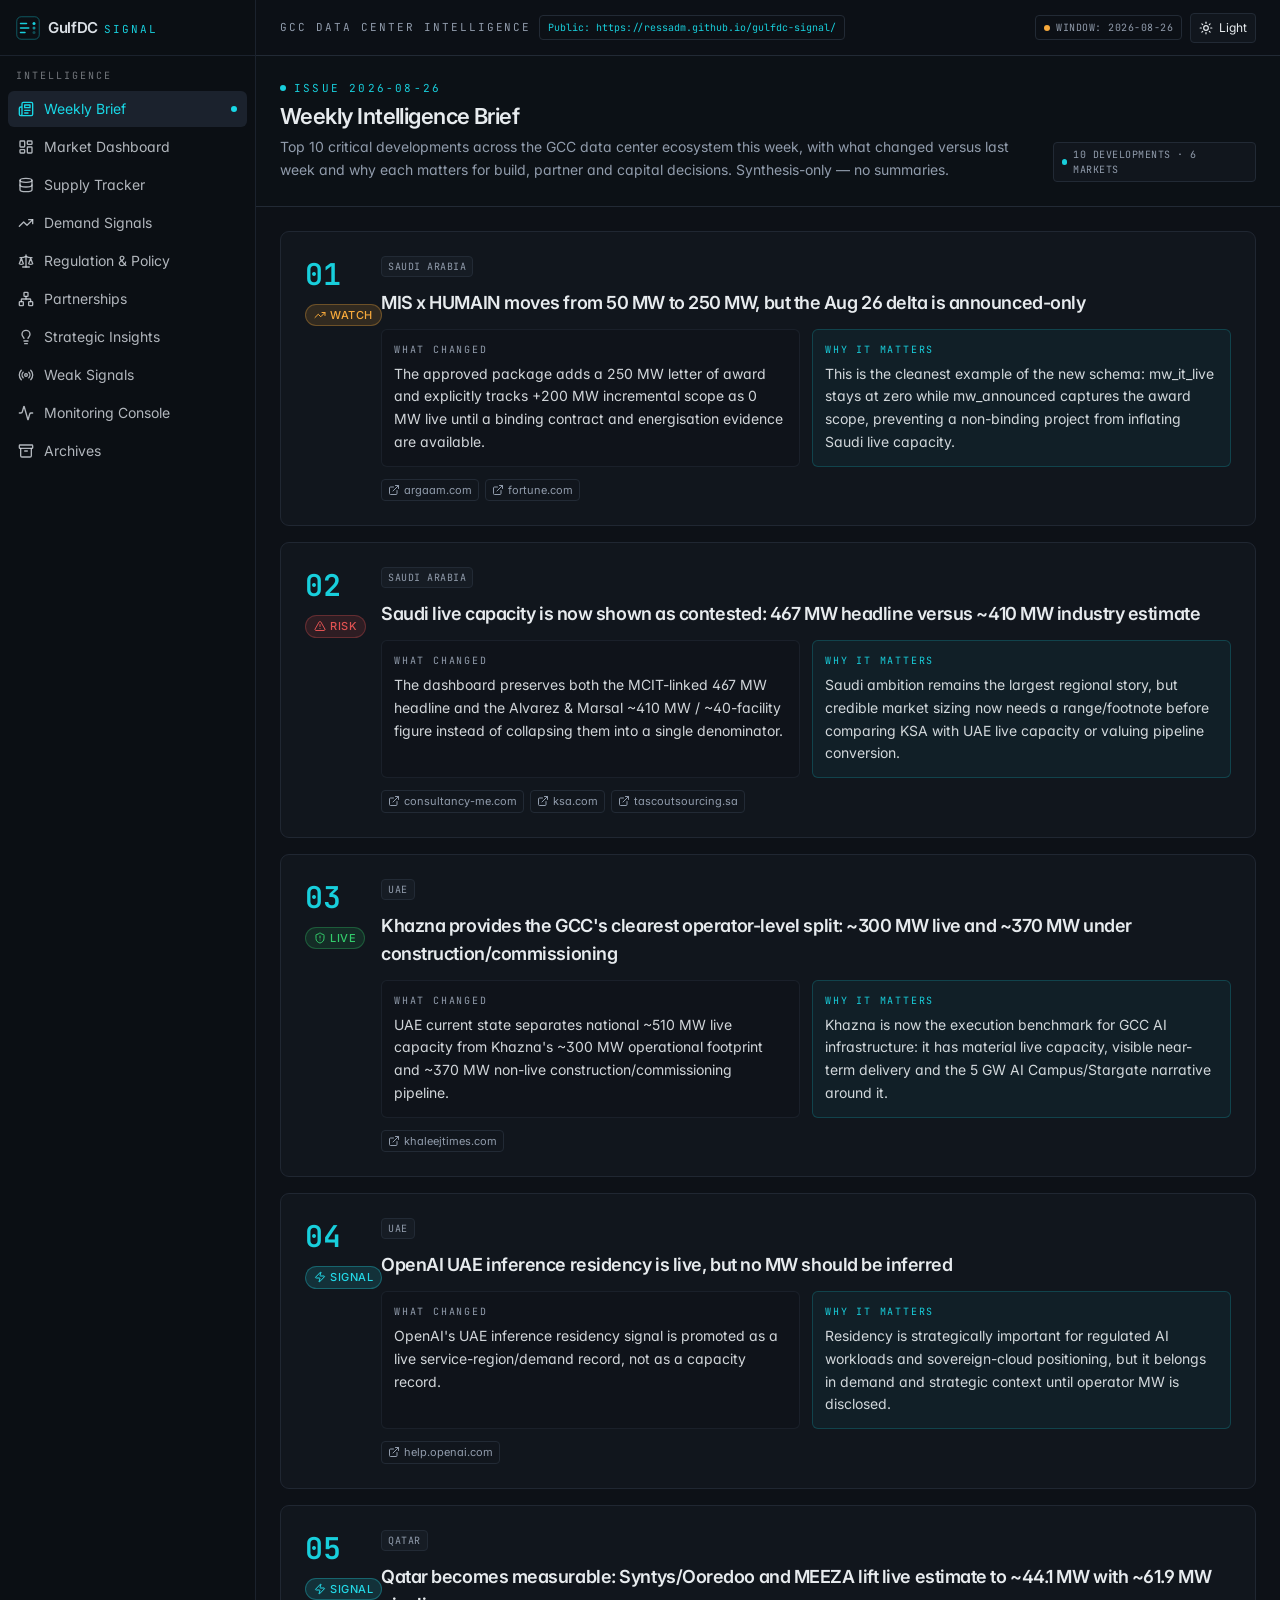
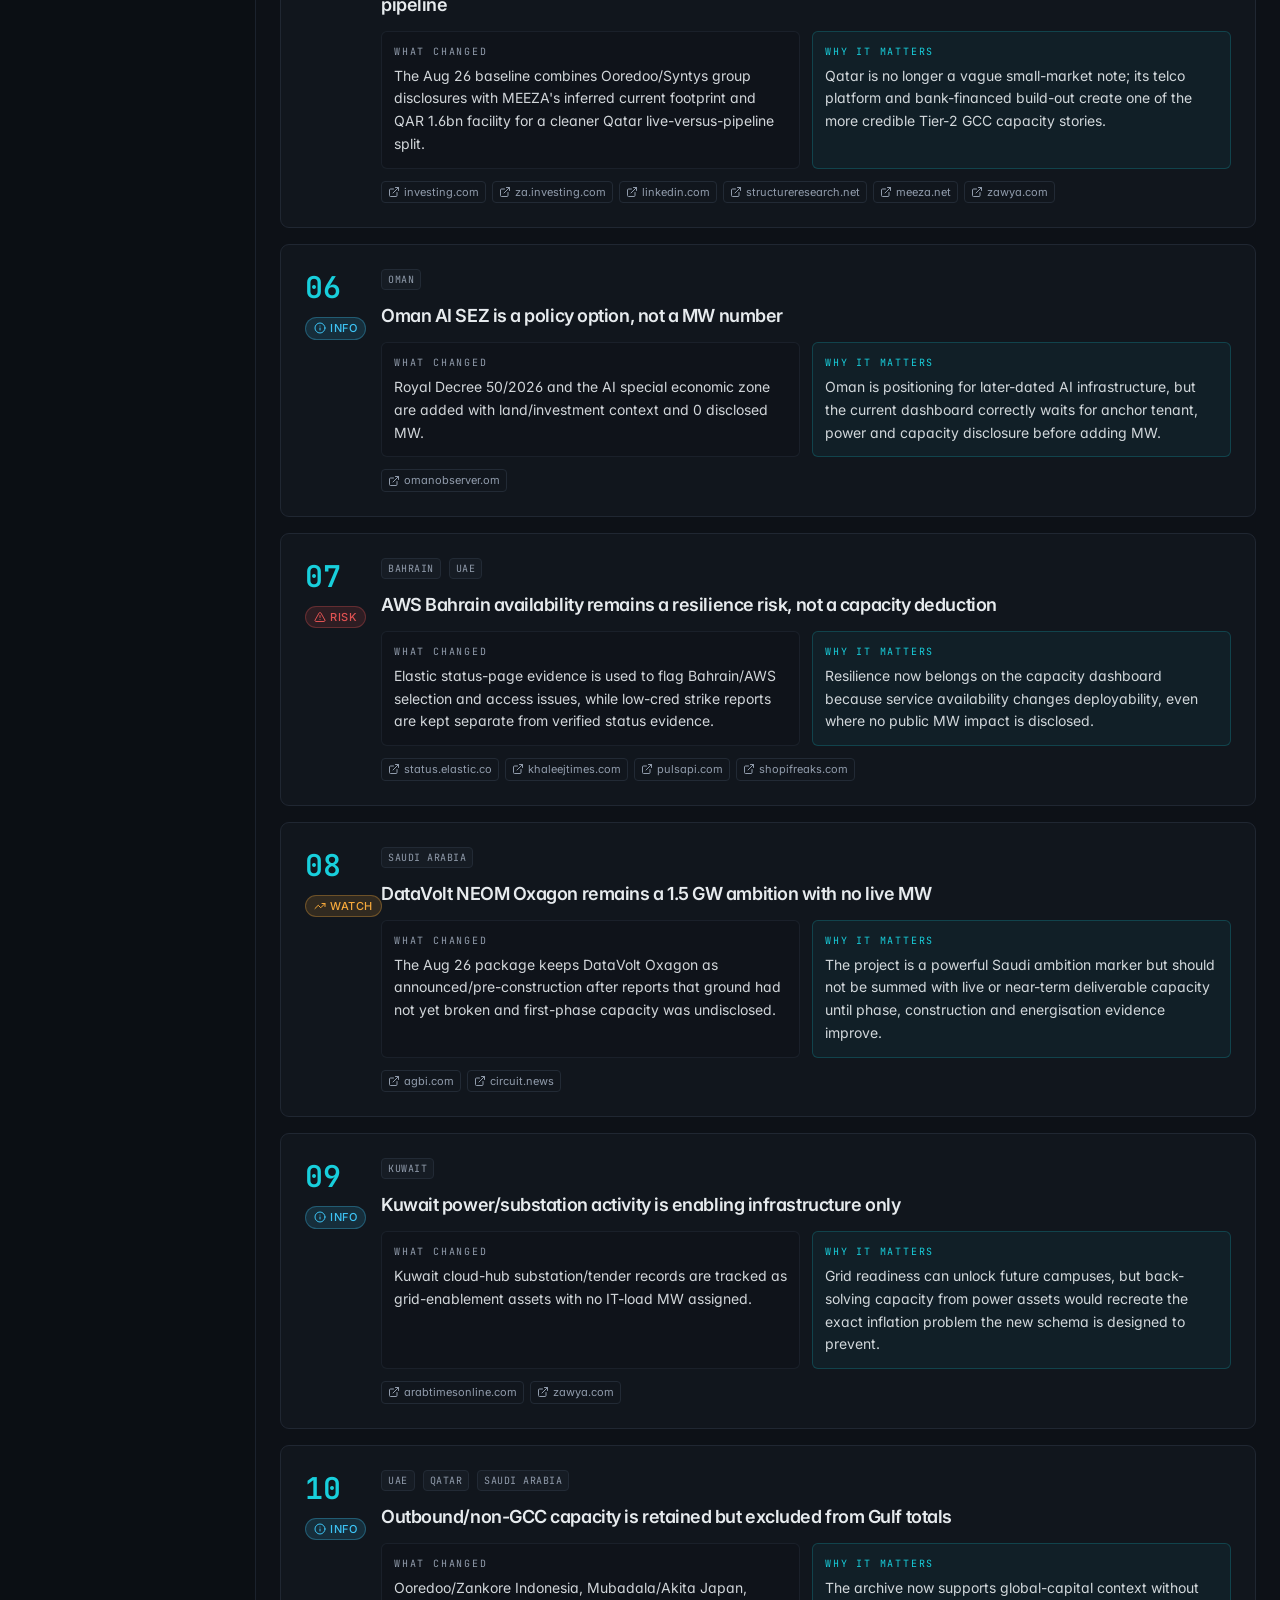
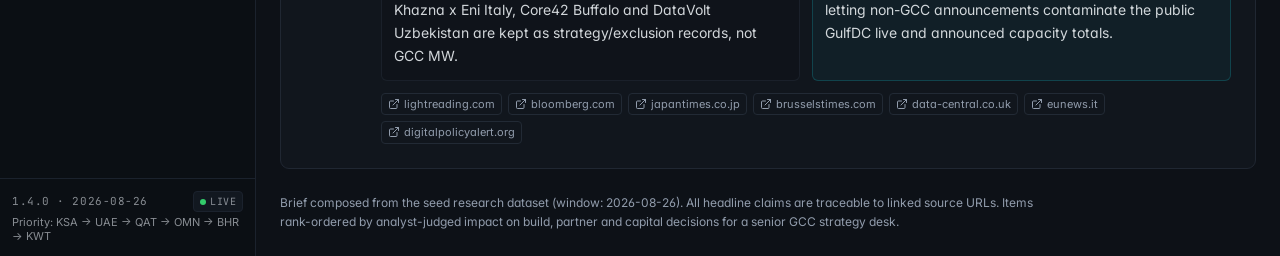
<file: index.html>
<!doctype html>
<html lang="en">
  <head>
    <meta charset="UTF-8" />
    <meta name="viewport" content="width=device-width, initial-scale=1.0, maximum-scale=1" />
    <title>GulfDC Signal — GCC Data Center Intelligence</title>
    <meta name="description" content="Continuous monitoring of the GCC data center ecosystem: supply, demand, regulation, partnerships and weak signals across Saudi Arabia, UAE, Qatar, Oman, Bahrain and Kuwait." />
    <link rel="icon" type="image/svg+xml" href="data:image/svg+xml;utf8,<svg xmlns='http://www.w3.org/2000/svg' viewBox='0 0 32 32'><rect width='32' height='32' rx='6' fill='%230B1418'/><path d='M6 10h6M6 16h10M6 22h6' stroke='%2322D3DB' stroke-width='2' stroke-linecap='round'/><circle cx='24' cy='10' r='2' fill='%2322D3DB'/><circle cx='24' cy='16' r='2' fill='%2322D3DB' opacity='0.6'/><circle cx='24' cy='22' r='2' fill='%2322D3DB' opacity='0.3'/></svg>" />
    <link rel="preconnect" href="https://fonts.googleapis.com" />
    <link rel="preconnect" href="https://fonts.gstatic.com" crossorigin />
    <link
      href="https://fonts.googleapis.com/css2?family=Architects+Daughter&family=DM+Sans:ital,opsz,wght@0,9..40,100..1000;1,9..40,100..1000&family=Fira+Code:wght@300..700&family=Geist+Mono:wght@100..900&family=Geist:wght@100..900&family=IBM+Plex+Mono:ital,wght@0,100;0,200;0,300;0,400;0,500;0,600;0,700;1,100;1,200;1,300;1,400;1,500;1,600;1,700&family=IBM+Plex+Sans:ital,wght@0,100..700;1,100..700&family=Inter:ital,opsz,wght@0,14..32,100..900;1,14..32,100..900&family=JetBrains+Mono:ital,wght@0,100..800;1,100..800&family=Libre+Baskerville:ital,wght@0,400;0,700;1,400&family=Lora:ital,wght@0,400..700;1,400..700&family=Merriweather:ital,opsz,wght@0,18..144,300..900;1,18..144,300..900&family=Montserrat:ital,wght@0,100..900;1,100..900&family=Open+Sans:ital,wght@0,300..800;1,300..800&family=Outfit:wght@100..900&family=Oxanium:wght@200..800&family=Playfair+Display:ital,wght@0,400..900;1,400..900&family=Plus+Jakarta+Sans:ital,wght@0,200..800;1,200..800&family=Poppins:ital,wght@0,100;0,200;0,300;0,400;0,500;0,600;0,700;0,800;0,900;1,100;1,200;1,300;1,400;1,500;1,600;1,700;1,800;1,900&family=Roboto+Mono:ital,wght@0,100..700;1,100..700&family=Roboto:ital,wght@0,100..900;1,100..900&family=Source+Code+Pro:ital,wght@0,200..900;1,200..900&family=Source+Serif+4:ital,opsz,wght@0,8..60,200..900;1,8..60,200..900&family=Space+Grotesk:wght@300..700&family=Space+Mono:ital,wght@0,400;0,700;1,400;1,700&display=swap"
      rel="stylesheet"
    />
    <script type="module" crossorigin src="./assets/index-Bah6NzVI.js"></script>
    <link rel="stylesheet" crossorigin href="./assets/index-zJyq9-CD.css">
  </head>
  <body>
    <div id="root"></div>
  </body>
</html>
</file>
<file: assets/index-zJyq9-CD.css>
*,:before,:after{--tw-border-spacing-x: 0;--tw-border-spacing-y: 0;--tw-translate-x: 0;--tw-translate-y: 0;--tw-rotate: 0;--tw-skew-x: 0;--tw-skew-y: 0;--tw-scale-x: 1;--tw-scale-y: 1;--tw-pan-x: ;--tw-pan-y: ;--tw-pinch-zoom: ;--tw-scroll-snap-strictness: proximity;--tw-gradient-from-position: ;--tw-gradient-via-position: ;--tw-gradient-to-position: ;--tw-ordinal: ;--tw-slashed-zero: ;--tw-numeric-figure: ;--tw-numeric-spacing: ;--tw-numeric-fraction: ;--tw-ring-inset: ;--tw-ring-offset-width: 0px;--tw-ring-offset-color: #fff;--tw-ring-color: rgb(59 130 246 / .5);--tw-ring-offset-shadow: 0 0 #0000;--tw-ring-shadow: 0 0 #0000;--tw-shadow: 0 0 #0000;--tw-shadow-colored: 0 0 #0000;--tw-blur: ;--tw-brightness: ;--tw-contrast: ;--tw-grayscale: ;--tw-hue-rotate: ;--tw-invert: ;--tw-saturate: ;--tw-sepia: ;--tw-drop-shadow: ;--tw-backdrop-blur: ;--tw-backdrop-brightness: ;--tw-backdrop-contrast: ;--tw-backdrop-grayscale: ;--tw-backdrop-hue-rotate: ;--tw-backdrop-invert: ;--tw-backdrop-opacity: ;--tw-backdrop-saturate: ;--tw-backdrop-sepia: ;--tw-contain-size: ;--tw-contain-layout: ;--tw-contain-paint: ;--tw-contain-style: }::backdrop{--tw-border-spacing-x: 0;--tw-border-spacing-y: 0;--tw-translate-x: 0;--tw-translate-y: 0;--tw-rotate: 0;--tw-skew-x: 0;--tw-skew-y: 0;--tw-scale-x: 1;--tw-scale-y: 1;--tw-pan-x: ;--tw-pan-y: ;--tw-pinch-zoom: ;--tw-scroll-snap-strictness: proximity;--tw-gradient-from-position: ;--tw-gradient-via-position: ;--tw-gradient-to-position: ;--tw-ordinal: ;--tw-slashed-zero: ;--tw-numeric-figure: ;--tw-numeric-spacing: ;--tw-numeric-fraction: ;--tw-ring-inset: ;--tw-ring-offset-width: 0px;--tw-ring-offset-color: #fff;--tw-ring-color: rgb(59 130 246 / .5);--tw-ring-offset-shadow: 0 0 #0000;--tw-ring-shadow: 0 0 #0000;--tw-shadow: 0 0 #0000;--tw-shadow-colored: 0 0 #0000;--tw-blur: ;--tw-brightness: ;--tw-contrast: ;--tw-grayscale: ;--tw-hue-rotate: ;--tw-invert: ;--tw-saturate: ;--tw-sepia: ;--tw-drop-shadow: ;--tw-backdrop-blur: ;--tw-backdrop-brightness: ;--tw-backdrop-contrast: ;--tw-backdrop-grayscale: ;--tw-backdrop-hue-rotate: ;--tw-backdrop-invert: ;--tw-backdrop-opacity: ;--tw-backdrop-saturate: ;--tw-backdrop-sepia: ;--tw-contain-size: ;--tw-contain-layout: ;--tw-contain-paint: ;--tw-contain-style: }*,:before,:after{box-sizing:border-box;border-width:0;border-style:solid;border-color:#e5e7eb}:before,:after{--tw-content: ""}html,:host{line-height:1.5;-webkit-text-size-adjust:100%;-moz-tab-size:4;-o-tab-size:4;tab-size:4;font-family:var(--font-sans);font-feature-settings:normal;font-variation-settings:normal;-webkit-tap-highlight-color:transparent}body{margin:0;line-height:inherit}hr{height:0;color:inherit;border-top-width:1px}abbr:where([title]){-webkit-text-decoration:underline dotted;text-decoration:underline dotted}h1,h2,h3,h4,h5,h6{font-size:inherit;font-weight:inherit}a{color:inherit;text-decoration:inherit}b,strong{font-weight:bolder}code,kbd,samp,pre{font-family:var(--font-mono);font-feature-settings:normal;font-variation-settings:normal;font-size:1em}small{font-size:80%}sub,sup{font-size:75%;line-height:0;position:relative;vertical-align:baseline}sub{bottom:-.25em}sup{top:-.5em}table{text-indent:0;border-color:inherit;border-collapse:collapse}button,input,optgroup,select,textarea{font-family:inherit;font-feature-settings:inherit;font-variation-settings:inherit;font-size:100%;font-weight:inherit;line-height:inherit;letter-spacing:inherit;color:inherit;margin:0;padding:0}button,select{text-transform:none}button,input:where([type=button]),input:where([type=reset]),input:where([type=submit]){-webkit-appearance:button;background-color:transparent;background-image:none}:-moz-focusring{outline:auto}:-moz-ui-invalid{box-shadow:none}progress{vertical-align:baseline}::-webkit-inner-spin-button,::-webkit-outer-spin-button{height:auto}[type=search]{-webkit-appearance:textfield;outline-offset:-2px}::-webkit-search-decoration{-webkit-appearance:none}::-webkit-file-upload-button{-webkit-appearance:button;font:inherit}summary{display:list-item}blockquote,dl,dd,h1,h2,h3,h4,h5,h6,hr,figure,p,pre{margin:0}fieldset{margin:0;padding:0}legend{padding:0}ol,ul,menu{list-style:none;margin:0;padding:0}dialog{padding:0}textarea{resize:vertical}input::-moz-placeholder,textarea::-moz-placeholder{opacity:1;color:#9ca3af}input::placeholder,textarea::placeholder{opacity:1;color:#9ca3af}button,[role=button]{cursor:pointer}:disabled{cursor:default}img,svg,video,canvas,audio,iframe,embed,object{display:block;vertical-align:middle}img,video{max-width:100%;height:auto}[hidden]:where(:not([hidden=until-found])){display:none}*{--tw-border-opacity: 1;border-color:hsl(var(--border) / var(--tw-border-opacity, 1))}body{--tw-bg-opacity: 1;background-color:hsl(var(--background) / var(--tw-bg-opacity, 1));font-family:var(--font-sans);--tw-text-opacity: 1;color:hsl(var(--foreground) / var(--tw-text-opacity, 1));-webkit-font-smoothing:antialiased;-moz-osx-font-smoothing:grayscale;font-feature-settings:"ss01","cv11"}.num,.tabular{font-variant-numeric:tabular-nums lining-nums}.sr-only{position:absolute;width:1px;height:1px;padding:0;margin:-1px;overflow:hidden;clip:rect(0,0,0,0);white-space:nowrap;border-width:0}.pointer-events-none{pointer-events:none}.pointer-events-auto{pointer-events:auto}.visible{visibility:visible}.invisible{visibility:hidden}.fixed{position:fixed}.absolute{position:absolute}.relative{position:relative}.sticky{position:sticky}.inset-0{inset:0}.inset-x-0{left:0;right:0}.inset-y-0{top:0;bottom:0}.-bottom-12{bottom:-3rem}.-left-12{left:-3rem}.-right-12{right:-3rem}.-top-12{top:-3rem}.bottom-0{bottom:0}.left-0{left:0}.left-1{left:.25rem}.left-1\/2{left:50%}.left-2{left:.5rem}.left-2\.5{left:.625rem}.left-\[50\%\]{left:50%}.right-0{right:0}.right-1{right:.25rem}.right-2{right:.5rem}.right-3{right:.75rem}.right-4{right:1rem}.top-0{top:0}.top-1\.5{top:.375rem}.top-1\/2{top:50%}.top-14{top:3.5rem}.top-2{top:.5rem}.top-3\.5{top:.875rem}.top-4{top:1rem}.top-\[1px\]{top:1px}.top-\[50\%\]{top:50%}.top-\[60\%\]{top:60%}.top-full{top:100%}.z-10{z-index:10}.z-20{z-index:20}.z-30{z-index:30}.z-40{z-index:40}.z-50{z-index:50}.z-\[100\]{z-index:100}.z-\[1\]{z-index:1}.-mx-1{margin-left:-.25rem;margin-right:-.25rem}.mx-2{margin-left:.5rem;margin-right:.5rem}.mx-3\.5{margin-left:.875rem;margin-right:.875rem}.mx-4{margin-left:1rem;margin-right:1rem}.mx-auto{margin-left:auto;margin-right:auto}.my-0\.5{margin-top:.125rem;margin-bottom:.125rem}.my-1{margin-top:.25rem;margin-bottom:.25rem}.-ml-4{margin-left:-1rem}.-mt-4{margin-top:-1rem}.mb-0\.5{margin-bottom:.125rem}.mb-1{margin-bottom:.25rem}.mb-1\.5{margin-bottom:.375rem}.mb-2{margin-bottom:.5rem}.mb-3{margin-bottom:.75rem}.mb-4{margin-bottom:1rem}.ml-1{margin-left:.25rem}.ml-auto{margin-left:auto}.mr-1{margin-right:.25rem}.mr-2{margin-right:.5rem}.mt-0\.5{margin-top:.125rem}.mt-1{margin-top:.25rem}.mt-1\.5{margin-top:.375rem}.mt-2{margin-top:.5rem}.mt-24{margin-top:6rem}.mt-3{margin-top:.75rem}.mt-4{margin-top:1rem}.mt-6{margin-top:1.5rem}.mt-auto{margin-top:auto}.block{display:block}.inline-block{display:inline-block}.flex{display:flex}.inline-flex{display:inline-flex}.table{display:table}.grid{display:grid}.hidden{display:none}.aspect-square{aspect-ratio:1 / 1}.aspect-video{aspect-ratio:16 / 9}.size-4{width:1rem;height:1rem}.h-1{height:.25rem}.h-1\.5{height:.375rem}.h-10{height:2.5rem}.h-11{height:2.75rem}.h-12{height:3rem}.h-14{height:3.5rem}.h-2{height:.5rem}.h-2\.5{height:.625rem}.h-3{height:.75rem}.h-3\.5{height:.875rem}.h-4{height:1rem}.h-5{height:1.25rem}.h-6{height:1.5rem}.h-7{height:1.75rem}.h-8{height:2rem}.h-9{height:2.25rem}.h-\[1px\]{height:1px}.h-\[260px\]{height:260px}.h-\[320px\]{height:320px}.h-\[var\(--radix-navigation-menu-viewport-height\)\]{height:var(--radix-navigation-menu-viewport-height)}.h-\[var\(--radix-select-trigger-height\)\]{height:var(--radix-select-trigger-height)}.h-auto{height:auto}.h-full{height:100%}.h-px{height:1px}.h-svh{height:100svh}.max-h-\[--radix-context-menu-content-available-height\]{max-height:var(--radix-context-menu-content-available-height)}.max-h-\[--radix-select-content-available-height\]{max-height:var(--radix-select-content-available-height)}.max-h-\[300px\]{max-height:300px}.max-h-\[var\(--radix-dropdown-menu-content-available-height\)\]{max-height:var(--radix-dropdown-menu-content-available-height)}.max-h-screen{max-height:100vh}.min-h-0{min-height:0px}.min-h-10{min-height:2.5rem}.min-h-8{min-height:2rem}.min-h-9{min-height:2.25rem}.min-h-\[80px\]{min-height:80px}.min-h-full{min-height:100%}.min-h-screen{min-height:100vh}.min-h-svh{min-height:100svh}.w-0{width:0px}.w-1{width:.25rem}.w-1\.5{width:.375rem}.w-10{width:2.5rem}.w-11{width:2.75rem}.w-2{width:.5rem}.w-2\.5{width:.625rem}.w-3{width:.75rem}.w-3\.5{width:.875rem}.w-3\/4{width:75%}.w-4{width:1rem}.w-5{width:1.25rem}.w-64{width:16rem}.w-7{width:1.75rem}.w-72{width:18rem}.w-8{width:2rem}.w-9{width:2.25rem}.w-\[100px\]{width:100px}.w-\[1px\]{width:1px}.w-\[3px\]{width:3px}.w-\[var\(--sidebar-width\)\]{width:var(--sidebar-width)}.w-auto{width:auto}.w-full{width:100%}.w-max{width:-moz-max-content;width:max-content}.w-px{width:1px}.min-w-0{min-width:0px}.min-w-10{min-width:2.5rem}.min-w-11{min-width:2.75rem}.min-w-5{min-width:1.25rem}.min-w-9{min-width:2.25rem}.min-w-\[12rem\]{min-width:12rem}.min-w-\[8rem\]{min-width:8rem}.min-w-\[var\(--radix-select-trigger-width\)\]{min-width:var(--radix-select-trigger-width)}.max-w-3xl{max-width:48rem}.max-w-\[var\(--skeleton-width\)\]{max-width:var(--skeleton-width)}.max-w-full{max-width:100%}.max-w-lg{max-width:32rem}.max-w-max{max-width:-moz-max-content;max-width:max-content}.max-w-md{max-width:28rem}.max-w-sm{max-width:24rem}.flex-1{flex:1 1 0%}.shrink-0{flex-shrink:0}.grow{flex-grow:1}.grow-0{flex-grow:0}.basis-full{flex-basis:100%}.caption-bottom{caption-side:bottom}.border-collapse{border-collapse:collapse}.origin-\[--radix-context-menu-content-transform-origin\]{transform-origin:var(--radix-context-menu-content-transform-origin)}.origin-\[--radix-dropdown-menu-content-transform-origin\]{transform-origin:var(--radix-dropdown-menu-content-transform-origin)}.origin-\[--radix-hover-card-content-transform-origin\]{transform-origin:var(--radix-hover-card-content-transform-origin)}.origin-\[--radix-menubar-content-transform-origin\]{transform-origin:var(--radix-menubar-content-transform-origin)}.origin-\[--radix-popover-content-transform-origin\]{transform-origin:var(--radix-popover-content-transform-origin)}.origin-\[--radix-select-content-transform-origin\]{transform-origin:var(--radix-select-content-transform-origin)}.origin-\[--radix-tooltip-content-transform-origin\]{transform-origin:var(--radix-tooltip-content-transform-origin)}.-translate-x-1\/2{--tw-translate-x: -50%;transform:translate(var(--tw-translate-x),var(--tw-translate-y)) rotate(var(--tw-rotate)) skew(var(--tw-skew-x)) skewY(var(--tw-skew-y)) scaleX(var(--tw-scale-x)) scaleY(var(--tw-scale-y))}.-translate-x-full{--tw-translate-x: -100%;transform:translate(var(--tw-translate-x),var(--tw-translate-y)) rotate(var(--tw-rotate)) skew(var(--tw-skew-x)) skewY(var(--tw-skew-y)) scaleX(var(--tw-scale-x)) scaleY(var(--tw-scale-y))}.-translate-x-px{--tw-translate-x: -1px;transform:translate(var(--tw-translate-x),var(--tw-translate-y)) rotate(var(--tw-rotate)) skew(var(--tw-skew-x)) skewY(var(--tw-skew-y)) scaleX(var(--tw-scale-x)) scaleY(var(--tw-scale-y))}.-translate-y-1\/2{--tw-translate-y: -50%;transform:translate(var(--tw-translate-x),var(--tw-translate-y)) rotate(var(--tw-rotate)) skew(var(--tw-skew-x)) skewY(var(--tw-skew-y)) scaleX(var(--tw-scale-x)) scaleY(var(--tw-scale-y))}.translate-x-0{--tw-translate-x: 0px;transform:translate(var(--tw-translate-x),var(--tw-translate-y)) rotate(var(--tw-rotate)) skew(var(--tw-skew-x)) skewY(var(--tw-skew-y)) scaleX(var(--tw-scale-x)) scaleY(var(--tw-scale-y))}.translate-x-\[-50\%\]{--tw-translate-x: -50%;transform:translate(var(--tw-translate-x),var(--tw-translate-y)) rotate(var(--tw-rotate)) skew(var(--tw-skew-x)) skewY(var(--tw-skew-y)) scaleX(var(--tw-scale-x)) scaleY(var(--tw-scale-y))}.translate-x-px{--tw-translate-x: 1px;transform:translate(var(--tw-translate-x),var(--tw-translate-y)) rotate(var(--tw-rotate)) skew(var(--tw-skew-x)) skewY(var(--tw-skew-y)) scaleX(var(--tw-scale-x)) scaleY(var(--tw-scale-y))}.translate-y-\[-50\%\]{--tw-translate-y: -50%;transform:translate(var(--tw-translate-x),var(--tw-translate-y)) rotate(var(--tw-rotate)) skew(var(--tw-skew-x)) skewY(var(--tw-skew-y)) scaleX(var(--tw-scale-x)) scaleY(var(--tw-scale-y))}.rotate-45{--tw-rotate: 45deg;transform:translate(var(--tw-translate-x),var(--tw-translate-y)) rotate(var(--tw-rotate)) skew(var(--tw-skew-x)) skewY(var(--tw-skew-y)) scaleX(var(--tw-scale-x)) scaleY(var(--tw-scale-y))}.rotate-90{--tw-rotate: 90deg;transform:translate(var(--tw-translate-x),var(--tw-translate-y)) rotate(var(--tw-rotate)) skew(var(--tw-skew-x)) skewY(var(--tw-skew-y)) scaleX(var(--tw-scale-x)) scaleY(var(--tw-scale-y))}.transform{transform:translate(var(--tw-translate-x),var(--tw-translate-y)) rotate(var(--tw-rotate)) skew(var(--tw-skew-x)) skewY(var(--tw-skew-y)) scaleX(var(--tw-scale-x)) scaleY(var(--tw-scale-y))}@keyframes pulse{50%{opacity:.5}}.animate-pulse{animation:pulse 2s cubic-bezier(.4,0,.6,1) infinite}.cursor-default{cursor:default}.cursor-pointer{cursor:pointer}.touch-none{touch-action:none}.select-none{-webkit-user-select:none;-moz-user-select:none;user-select:none}.list-none{list-style-type:none}.flex-row{flex-direction:row}.flex-col{flex-direction:column}.flex-col-reverse{flex-direction:column-reverse}.flex-wrap{flex-wrap:wrap}.items-start{align-items:flex-start}.items-end{align-items:flex-end}.items-center{align-items:center}.items-baseline{align-items:baseline}.items-stretch{align-items:stretch}.justify-center{justify-content:center}.justify-between{justify-content:space-between}.gap-1{gap:.25rem}.gap-1\.5{gap:.375rem}.gap-2{gap:.5rem}.gap-2\.5{gap:.625rem}.gap-3{gap:.75rem}.gap-4{gap:1rem}.space-x-1>:not([hidden])~:not([hidden]){--tw-space-x-reverse: 0;margin-right:calc(.25rem * var(--tw-space-x-reverse));margin-left:calc(.25rem * calc(1 - var(--tw-space-x-reverse)))}.space-x-4>:not([hidden])~:not([hidden]){--tw-space-x-reverse: 0;margin-right:calc(1rem * var(--tw-space-x-reverse));margin-left:calc(1rem * calc(1 - var(--tw-space-x-reverse)))}.space-y-1>:not([hidden])~:not([hidden]){--tw-space-y-reverse: 0;margin-top:calc(.25rem * calc(1 - var(--tw-space-y-reverse)));margin-bottom:calc(.25rem * var(--tw-space-y-reverse))}.space-y-1\.5>:not([hidden])~:not([hidden]){--tw-space-y-reverse: 0;margin-top:calc(.375rem * calc(1 - var(--tw-space-y-reverse)));margin-bottom:calc(.375rem * var(--tw-space-y-reverse))}.space-y-2>:not([hidden])~:not([hidden]){--tw-space-y-reverse: 0;margin-top:calc(.5rem * calc(1 - var(--tw-space-y-reverse)));margin-bottom:calc(.5rem * var(--tw-space-y-reverse))}.space-y-2\.5>:not([hidden])~:not([hidden]){--tw-space-y-reverse: 0;margin-top:calc(.625rem * calc(1 - var(--tw-space-y-reverse)));margin-bottom:calc(.625rem * var(--tw-space-y-reverse))}.space-y-3>:not([hidden])~:not([hidden]){--tw-space-y-reverse: 0;margin-top:calc(.75rem * calc(1 - var(--tw-space-y-reverse)));margin-bottom:calc(.75rem * var(--tw-space-y-reverse))}.space-y-4>:not([hidden])~:not([hidden]){--tw-space-y-reverse: 0;margin-top:calc(1rem * calc(1 - var(--tw-space-y-reverse)));margin-bottom:calc(1rem * var(--tw-space-y-reverse))}.space-y-6>:not([hidden])~:not([hidden]){--tw-space-y-reverse: 0;margin-top:calc(1.5rem * calc(1 - var(--tw-space-y-reverse)));margin-bottom:calc(1.5rem * var(--tw-space-y-reverse))}.overflow-auto{overflow:auto}.overflow-hidden{overflow:hidden}.overflow-x-auto{overflow-x:auto}.overflow-y-auto{overflow-y:auto}.overflow-x-hidden{overflow-x:hidden}.truncate{overflow:hidden;text-overflow:ellipsis;white-space:nowrap}.whitespace-nowrap{white-space:nowrap}.break-words{overflow-wrap:break-word}.rounded{border-radius:.25rem}.rounded-\[2px\]{border-radius:2px}.rounded-\[inherit\]{border-radius:inherit}.rounded-full{border-radius:9999px}.rounded-lg{border-radius:.5625rem}.rounded-md{border-radius:.375rem}.rounded-sm{border-radius:.1875rem}.rounded-xl{border-radius:.75rem}.rounded-t-\[10px\]{border-top-left-radius:10px;border-top-right-radius:10px}.rounded-tl-sm{border-top-left-radius:.1875rem}.border{border-width:1px}.border-2{border-width:2px}.border-\[1\.5px\]{border-width:1.5px}.border-y{border-top-width:1px;border-bottom-width:1px}.border-b{border-bottom-width:1px}.border-l{border-left-width:1px}.border-r{border-right-width:1px}.border-t{border-top-width:1px}.border-dashed{border-style:dashed}.border-\[--color-border\]{border-color:var(--color-border)}.border-\[hsl\(var\(--signal-info\)\)\]\/30{border-color:hsl(var(--signal-info) / .3)}.border-\[hsl\(var\(--signal-risk\)\)\]\/25{border-color:hsl(var(--signal-risk) / .25)}.border-\[hsl\(var\(--signal-risk\)\)\]\/30{border-color:hsl(var(--signal-risk) / .3)}.border-\[hsl\(var\(--signal-watch\)\)\]\/30{border-color:hsl(var(--signal-watch) / .3)}.border-border{--tw-border-opacity: 1;border-color:hsl(var(--border) / var(--tw-border-opacity, 1))}.border-border\/40{border-color:hsl(var(--border) / .4)}.border-border\/50{border-color:hsl(var(--border) / .5)}.border-border\/60{border-color:hsl(var(--border) / .6)}.border-card-border{--tw-border-opacity: 1;border-color:hsl(var(--card-border) / var(--tw-border-opacity, 1))}.border-destructive{--tw-border-opacity: 1;border-color:hsl(var(--destructive) / var(--tw-border-opacity, 1))}.border-destructive-border{border-color:var(--destructive-border)}.border-destructive\/50{border-color:hsl(var(--destructive) / .5)}.border-input{--tw-border-opacity: 1;border-color:hsl(var(--input) / var(--tw-border-opacity, 1))}.border-primary{--tw-border-opacity: 1;border-color:hsl(var(--primary) / var(--tw-border-opacity, 1))}.border-primary-border{border-color:var(--primary-border)}.border-primary\/20{border-color:hsl(var(--primary) / .2)}.border-primary\/30{border-color:hsl(var(--primary) / .3)}.border-secondary-border{border-color:var(--secondary-border)}.border-sidebar-border{--tw-border-opacity: 1;border-color:hsl(var(--sidebar-border) / var(--tw-border-opacity, 1))}.border-transparent{border-color:transparent}.border-l-transparent{border-left-color:transparent}.border-t-transparent{border-top-color:transparent}.bg-\[--color-bg\]{background-color:var(--color-bg)}.bg-\[hsl\(var\(--signal-info\)\)\]\/5{background-color:hsl(var(--signal-info) / .05)}.bg-\[hsl\(var\(--signal-live\)\)\]{background-color:hsl(var(--signal-live))}.bg-\[hsl\(var\(--signal-risk\)\)\]\/5{background-color:hsl(var(--signal-risk) / .05)}.bg-\[hsl\(var\(--signal-watch\)\)\]{background-color:hsl(var(--signal-watch))}.bg-\[hsl\(var\(--signal-watch\)\)\]\/5{background-color:hsl(var(--signal-watch) / .05)}.bg-accent{--tw-bg-opacity: 1;background-color:hsl(var(--accent) / var(--tw-bg-opacity, 1))}.bg-background{--tw-bg-opacity: 1;background-color:hsl(var(--background) / var(--tw-bg-opacity, 1))}.bg-background\/35{background-color:hsl(var(--background) / .35)}.bg-background\/40{background-color:hsl(var(--background) / .4)}.bg-background\/45{background-color:hsl(var(--background) / .45)}.bg-background\/50{background-color:hsl(var(--background) / .5)}.bg-background\/60{background-color:hsl(var(--background) / .6)}.bg-background\/85{background-color:hsl(var(--background) / .85)}.bg-background\/90{background-color:hsl(var(--background) / .9)}.bg-black\/50{background-color:#00000080}.bg-black\/80{background-color:#000c}.bg-border{--tw-bg-opacity: 1;background-color:hsl(var(--border) / var(--tw-bg-opacity, 1))}.bg-card{--tw-bg-opacity: 1;background-color:hsl(var(--card) / var(--tw-bg-opacity, 1))}.bg-card\/60{background-color:hsl(var(--card) / .6)}.bg-current{background-color:currentColor}.bg-destructive{--tw-bg-opacity: 1;background-color:hsl(var(--destructive) / var(--tw-bg-opacity, 1))}.bg-foreground{--tw-bg-opacity: 1;background-color:hsl(var(--foreground) / var(--tw-bg-opacity, 1))}.bg-gray-50{--tw-bg-opacity: 1;background-color:rgb(249 250 251 / var(--tw-bg-opacity, 1))}.bg-muted{--tw-bg-opacity: 1;background-color:hsl(var(--muted) / var(--tw-bg-opacity, 1))}.bg-muted\/40{background-color:hsl(var(--muted) / .4)}.bg-muted\/50{background-color:hsl(var(--muted) / .5)}.bg-popover{--tw-bg-opacity: 1;background-color:hsl(var(--popover) / var(--tw-bg-opacity, 1))}.bg-primary{--tw-bg-opacity: 1;background-color:hsl(var(--primary) / var(--tw-bg-opacity, 1))}.bg-primary\/10{background-color:hsl(var(--primary) / .1)}.bg-primary\/20{background-color:hsl(var(--primary) / .2)}.bg-primary\/5{background-color:hsl(var(--primary) / .05)}.bg-primary\/70{background-color:hsl(var(--primary) / .7)}.bg-secondary{--tw-bg-opacity: 1;background-color:hsl(var(--secondary) / var(--tw-bg-opacity, 1))}.bg-sidebar{--tw-bg-opacity: 1;background-color:hsl(var(--sidebar) / var(--tw-bg-opacity, 1))}.bg-sidebar-accent{--tw-bg-opacity: 1;background-color:hsl(var(--sidebar-accent) / var(--tw-bg-opacity, 1))}.bg-sidebar-accent\/50{background-color:hsl(var(--sidebar-accent) / .5)}.bg-sidebar-border{--tw-bg-opacity: 1;background-color:hsl(var(--sidebar-border) / var(--tw-bg-opacity, 1))}.bg-sidebar-primary{--tw-bg-opacity: 1;background-color:hsl(var(--sidebar-primary) / var(--tw-bg-opacity, 1))}.bg-transparent{background-color:transparent}.fill-current{fill:currentColor}.p-0{padding:0}.p-1{padding:.25rem}.p-1\.5{padding:.375rem}.p-10{padding:2.5rem}.p-2{padding:.5rem}.p-2\.5{padding:.625rem}.p-3{padding:.75rem}.p-4{padding:1rem}.p-5{padding:1.25rem}.p-6{padding:1.5rem}.p-\[1px\]{padding:1px}.px-1{padding-left:.25rem;padding-right:.25rem}.px-1\.5{padding-left:.375rem;padding-right:.375rem}.px-2{padding-left:.5rem;padding-right:.5rem}.px-2\.5{padding-left:.625rem;padding-right:.625rem}.px-3{padding-left:.75rem;padding-right:.75rem}.px-4{padding-left:1rem;padding-right:1rem}.px-5{padding-left:1.25rem;padding-right:1.25rem}.px-8{padding-left:2rem;padding-right:2rem}.py-0\.5{padding-top:.125rem;padding-bottom:.125rem}.py-1{padding-top:.25rem;padding-bottom:.25rem}.py-1\.5{padding-top:.375rem;padding-bottom:.375rem}.py-2{padding-top:.5rem;padding-bottom:.5rem}.py-3{padding-top:.75rem;padding-bottom:.75rem}.py-4{padding-top:1rem;padding-bottom:1rem}.py-5{padding-top:1.25rem;padding-bottom:1.25rem}.py-6{padding-top:1.5rem;padding-bottom:1.5rem}.pb-10{padding-bottom:2.5rem}.pb-2{padding-bottom:.5rem}.pb-3{padding-bottom:.75rem}.pb-4{padding-bottom:1rem}.pb-8{padding-bottom:2rem}.pl-2\.5{padding-left:.625rem}.pl-4{padding-left:1rem}.pl-8{padding-left:2rem}.pr-2{padding-right:.5rem}.pr-2\.5{padding-right:.625rem}.pr-3{padding-right:.75rem}.pr-8{padding-right:2rem}.pt-0{padding-top:0}.pt-1{padding-top:.25rem}.pt-3{padding-top:.75rem}.pt-4{padding-top:1rem}.pt-6{padding-top:1.5rem}.text-left{text-align:left}.text-center{text-align:center}.text-right{text-align:right}.align-middle{vertical-align:middle}.align-text-bottom{vertical-align:text-bottom}.font-mono{font-family:var(--font-mono)}.text-2xl{font-size:1.5rem;line-height:2rem}.text-\[0\.8rem\]{font-size:.8rem}.text-\[10px\]{font-size:10px}.text-\[11px\]{font-size:11px}.text-\[15px\]{font-size:15px}.text-\[9px\]{font-size:9px}.text-base{font-size:1rem;line-height:1.5rem}.text-lg{font-size:1.125rem;line-height:1.75rem}.text-sm{font-size:.875rem;line-height:1.25rem}.text-xl{font-size:1.25rem;line-height:1.75rem}.text-xs{font-size:.75rem;line-height:1rem}.font-bold{font-weight:700}.font-medium{font-weight:500}.font-normal{font-weight:400}.font-semibold{font-weight:600}.uppercase{text-transform:uppercase}.tabular-nums{--tw-numeric-spacing: tabular-nums;font-variant-numeric:var(--tw-ordinal) var(--tw-slashed-zero) var(--tw-numeric-figure) var(--tw-numeric-spacing) var(--tw-numeric-fraction)}.leading-none{line-height:1}.leading-relaxed{line-height:1.625}.leading-snug{line-height:1.375}.leading-tight{line-height:1.25}.tracking-\[0\.16em\]{letter-spacing:.16em}.tracking-\[0\.18em\]{letter-spacing:.18em}.tracking-\[0\.2em\]{letter-spacing:.2em}.tracking-tight{letter-spacing:-.025em}.tracking-wider{letter-spacing:.05em}.tracking-widest{letter-spacing:.1em}.text-\[hsl\(var\(--signal-info\)\)\]{color:hsl(var(--signal-info))}.text-\[hsl\(var\(--signal-live\)\)\]{color:hsl(var(--signal-live))}.text-\[hsl\(var\(--signal-risk\)\)\]{color:hsl(var(--signal-risk))}.text-\[hsl\(var\(--signal-watch\)\)\]{color:hsl(var(--signal-watch))}.text-accent-foreground{--tw-text-opacity: 1;color:hsl(var(--accent-foreground) / var(--tw-text-opacity, 1))}.text-card-foreground{--tw-text-opacity: 1;color:hsl(var(--card-foreground) / var(--tw-text-opacity, 1))}.text-current{color:currentColor}.text-destructive{--tw-text-opacity: 1;color:hsl(var(--destructive) / var(--tw-text-opacity, 1))}.text-destructive-foreground{--tw-text-opacity: 1;color:hsl(var(--destructive-foreground) / var(--tw-text-opacity, 1))}.text-foreground{--tw-text-opacity: 1;color:hsl(var(--foreground) / var(--tw-text-opacity, 1))}.text-foreground\/50{color:hsl(var(--foreground) / .5)}.text-foreground\/80{color:hsl(var(--foreground) / .8)}.text-foreground\/85{color:hsl(var(--foreground) / .85)}.text-foreground\/90{color:hsl(var(--foreground) / .9)}.text-gray-600{--tw-text-opacity: 1;color:rgb(75 85 99 / var(--tw-text-opacity, 1))}.text-gray-900{--tw-text-opacity: 1;color:rgb(17 24 39 / var(--tw-text-opacity, 1))}.text-muted-foreground{--tw-text-opacity: 1;color:hsl(var(--muted-foreground) / var(--tw-text-opacity, 1))}.text-popover-foreground{--tw-text-opacity: 1;color:hsl(var(--popover-foreground) / var(--tw-text-opacity, 1))}.text-primary{--tw-text-opacity: 1;color:hsl(var(--primary) / var(--tw-text-opacity, 1))}.text-primary-foreground{--tw-text-opacity: 1;color:hsl(var(--primary-foreground) / var(--tw-text-opacity, 1))}.text-primary\/80{color:hsl(var(--primary) / .8)}.text-red-500{--tw-text-opacity: 1;color:rgb(239 68 68 / var(--tw-text-opacity, 1))}.text-secondary-foreground{--tw-text-opacity: 1;color:hsl(var(--secondary-foreground) / var(--tw-text-opacity, 1))}.text-sidebar-foreground{--tw-text-opacity: 1;color:hsl(var(--sidebar-foreground) / var(--tw-text-opacity, 1))}.text-sidebar-foreground\/50{color:hsl(var(--sidebar-foreground) / .5)}.text-sidebar-foreground\/60{color:hsl(var(--sidebar-foreground) / .6)}.text-sidebar-foreground\/70{color:hsl(var(--sidebar-foreground) / .7)}.text-sidebar-foreground\/80{color:hsl(var(--sidebar-foreground) / .8)}.text-sidebar-primary{--tw-text-opacity: 1;color:hsl(var(--sidebar-primary) / var(--tw-text-opacity, 1))}.underline-offset-2{text-underline-offset:2px}.opacity-0{opacity:0}.opacity-50{opacity:.5}.opacity-60{opacity:.6}.opacity-70{opacity:.7}.opacity-90{opacity:.9}.shadow-\[0_0_0_1px_hsl\(var\(--sidebar-border\)\)\]{--tw-shadow: 0 0 0 1px hsl(var(--sidebar-border));--tw-shadow-colored: 0 0 0 1px var(--tw-shadow-color);box-shadow:var(--tw-ring-offset-shadow, 0 0 #0000),var(--tw-ring-shadow, 0 0 #0000),var(--tw-shadow)}.shadow-lg{--tw-shadow: 0 10px 15px -3px rgb(0 0 0 / .1), 0 4px 6px -4px rgb(0 0 0 / .1);--tw-shadow-colored: 0 10px 15px -3px var(--tw-shadow-color), 0 4px 6px -4px var(--tw-shadow-color);box-shadow:var(--tw-ring-offset-shadow, 0 0 #0000),var(--tw-ring-shadow, 0 0 #0000),var(--tw-shadow)}.shadow-md{--tw-shadow: 0 4px 6px -1px rgb(0 0 0 / .1), 0 2px 4px -2px rgb(0 0 0 / .1);--tw-shadow-colored: 0 4px 6px -1px var(--tw-shadow-color), 0 2px 4px -2px var(--tw-shadow-color);box-shadow:var(--tw-ring-offset-shadow, 0 0 #0000),var(--tw-ring-shadow, 0 0 #0000),var(--tw-shadow)}.shadow-none{--tw-shadow: 0 0 #0000;--tw-shadow-colored: 0 0 #0000;box-shadow:var(--tw-ring-offset-shadow, 0 0 #0000),var(--tw-ring-shadow, 0 0 #0000),var(--tw-shadow)}.shadow-sm{--tw-shadow: 0 1px 2px 0 rgb(0 0 0 / .05);--tw-shadow-colored: 0 1px 2px 0 var(--tw-shadow-color);box-shadow:var(--tw-ring-offset-shadow, 0 0 #0000),var(--tw-ring-shadow, 0 0 #0000),var(--tw-shadow)}.shadow-xl{--tw-shadow: 0 20px 25px -5px rgb(0 0 0 / .1), 0 8px 10px -6px rgb(0 0 0 / .1);--tw-shadow-colored: 0 20px 25px -5px var(--tw-shadow-color), 0 8px 10px -6px var(--tw-shadow-color);box-shadow:var(--tw-ring-offset-shadow, 0 0 #0000),var(--tw-ring-shadow, 0 0 #0000),var(--tw-shadow)}.outline-none{outline:2px solid transparent;outline-offset:2px}.outline{outline-style:solid}.outline-2{outline-width:2px}.outline-offset-2{outline-offset:2px}.outline-transparent{outline-color:transparent}.ring-0{--tw-ring-offset-shadow: var(--tw-ring-inset) 0 0 0 var(--tw-ring-offset-width) var(--tw-ring-offset-color);--tw-ring-shadow: var(--tw-ring-inset) 0 0 0 calc(0px + var(--tw-ring-offset-width)) var(--tw-ring-color);box-shadow:var(--tw-ring-offset-shadow),var(--tw-ring-shadow),var(--tw-shadow, 0 0 #0000)}.ring-2{--tw-ring-offset-shadow: var(--tw-ring-inset) 0 0 0 var(--tw-ring-offset-width) var(--tw-ring-offset-color);--tw-ring-shadow: var(--tw-ring-inset) 0 0 0 calc(2px + var(--tw-ring-offset-width)) var(--tw-ring-color);box-shadow:var(--tw-ring-offset-shadow),var(--tw-ring-shadow),var(--tw-shadow, 0 0 #0000)}.ring-ring{--tw-ring-opacity: 1;--tw-ring-color: hsl(var(--ring) / var(--tw-ring-opacity, 1))}.ring-sidebar-ring{--tw-ring-opacity: 1;--tw-ring-color: hsl(var(--sidebar-ring) / var(--tw-ring-opacity, 1))}.ring-offset-background{--tw-ring-offset-color: hsl(var(--background) / 1)}.filter{filter:var(--tw-blur) var(--tw-brightness) var(--tw-contrast) var(--tw-grayscale) var(--tw-hue-rotate) var(--tw-invert) var(--tw-saturate) var(--tw-sepia) var(--tw-drop-shadow)}.backdrop-blur{--tw-backdrop-blur: blur(8px);-webkit-backdrop-filter:var(--tw-backdrop-blur) var(--tw-backdrop-brightness) var(--tw-backdrop-contrast) var(--tw-backdrop-grayscale) var(--tw-backdrop-hue-rotate) var(--tw-backdrop-invert) var(--tw-backdrop-opacity) var(--tw-backdrop-saturate) var(--tw-backdrop-sepia);backdrop-filter:var(--tw-backdrop-blur) var(--tw-backdrop-brightness) var(--tw-backdrop-contrast) var(--tw-backdrop-grayscale) var(--tw-backdrop-hue-rotate) var(--tw-backdrop-invert) var(--tw-backdrop-opacity) var(--tw-backdrop-saturate) var(--tw-backdrop-sepia)}.transition{transition-property:color,background-color,border-color,text-decoration-color,fill,stroke,opacity,box-shadow,transform,filter,backdrop-filter;transition-timing-function:cubic-bezier(.4,0,.2,1);transition-duration:.15s}.transition-\[left\,right\,width\]{transition-property:left,right,width;transition-timing-function:cubic-bezier(.4,0,.2,1);transition-duration:.15s}.transition-\[margin\,opacity\]{transition-property:margin,opacity;transition-timing-function:cubic-bezier(.4,0,.2,1);transition-duration:.15s}.transition-\[width\,height\,padding\]{transition-property:width,height,padding;transition-timing-function:cubic-bezier(.4,0,.2,1);transition-duration:.15s}.transition-\[width\]{transition-property:width;transition-timing-function:cubic-bezier(.4,0,.2,1);transition-duration:.15s}.transition-all{transition-property:all;transition-timing-function:cubic-bezier(.4,0,.2,1);transition-duration:.15s}.transition-colors{transition-property:color,background-color,border-color,text-decoration-color,fill,stroke;transition-timing-function:cubic-bezier(.4,0,.2,1);transition-duration:.15s}.transition-opacity{transition-property:opacity;transition-timing-function:cubic-bezier(.4,0,.2,1);transition-duration:.15s}.transition-transform{transition-property:transform;transition-timing-function:cubic-bezier(.4,0,.2,1);transition-duration:.15s}.duration-1000{transition-duration:1s}.duration-200{transition-duration:.2s}.ease-in-out{transition-timing-function:cubic-bezier(.4,0,.2,1)}.ease-linear{transition-timing-function:linear}@keyframes enter{0%{opacity:var(--tw-enter-opacity, 1);transform:translate3d(var(--tw-enter-translate-x, 0),var(--tw-enter-translate-y, 0),0) scale3d(var(--tw-enter-scale, 1),var(--tw-enter-scale, 1),var(--tw-enter-scale, 1)) rotate(var(--tw-enter-rotate, 0))}}@keyframes exit{to{opacity:var(--tw-exit-opacity, 1);transform:translate3d(var(--tw-exit-translate-x, 0),var(--tw-exit-translate-y, 0),0) scale3d(var(--tw-exit-scale, 1),var(--tw-exit-scale, 1),var(--tw-exit-scale, 1)) rotate(var(--tw-exit-rotate, 0))}}.animate-in{animation-name:enter;animation-duration:.15s;--tw-enter-opacity: initial;--tw-enter-scale: initial;--tw-enter-rotate: initial;--tw-enter-translate-x: initial;--tw-enter-translate-y: initial}.fade-in-0{--tw-enter-opacity: 0}.fade-in-80{--tw-enter-opacity: .8}.zoom-in-95{--tw-enter-scale: .95}.duration-1000{animation-duration:1s}.duration-200{animation-duration:.2s}.ease-in-out{animation-timing-function:cubic-bezier(.4,0,.2,1)}.ease-linear{animation-timing-function:linear}input[type=search]::-webkit-search-cancel-button{display:none}[contenteditable][data-placeholder]:empty:before{content:attr(data-placeholder);color:hsl(var(--muted-foreground));pointer-events:none}.signal-live{color:hsl(var(--signal-live));background:hsl(var(--signal-live) / .12);border-color:hsl(var(--signal-live) / .3)}.signal-watch{color:hsl(var(--signal-watch));background:hsl(var(--signal-watch) / .14);border-color:hsl(var(--signal-watch) / .3)}.signal-risk{color:hsl(var(--signal-risk));background:hsl(var(--signal-risk) / .14);border-color:hsl(var(--signal-risk) / .3)}.signal-info{color:hsl(var(--signal-info));background:hsl(var(--signal-info) / .14);border-color:hsl(var(--signal-info) / .3)}.signal-primary{color:hsl(var(--signal-primary));background:hsl(var(--signal-primary) / .14);border-color:hsl(var(--signal-primary) / .3)}.border.toggle-elevate:before{inset:-1px}.hover-elevate:not(.no-default-hover-elevate),.active-elevate:not(.no-default-active-elevate),.hover-elevate-2:not(.no-default-hover-elevate),.active-elevate-2:not(.no-default-active-elevate){position:relative;z-index:0}.hover-elevate:not(.no-default-hover-elevate):after,.active-elevate:not(.no-default-active-elevate):after,.hover-elevate-2:not(.no-default-hover-elevate):after,.active-elevate-2:not(.no-default-active-elevate):after{content:"";pointer-events:none;position:absolute;inset:0;border-radius:inherit;z-index:999}.hover-elevate:hover:not(.no-default-hover-elevate):after,.active-elevate:active:not(.no-default-active-elevate):after{background-color:var(--elevate-1)}.hover-elevate-2:hover:not(.no-default-hover-elevate):after,.active-elevate-2:active:not(.no-default-active-elevate):after{background-color:var(--elevate-2)}.border.hover-elevate:not(.no-hover-interaction-elevate):after,.border.active-elevate:not(.no-active-interaction-elevate):after,.border.hover-elevate-2:not(.no-hover-interaction-elevate):after,.border.active-elevate-2:not(.no-active-interaction-elevate):after{inset:-1px}.\[border-color\:var\(--badge-outline\)\]{border-color:var(--badge-outline)}.\[border-color\:var\(--button-outline\)\]{border-color:var(--button-outline)}:root{--button-outline: rgba(15, 23, 30, .12);--badge-outline: rgba(15, 23, 30, .06);--opaque-button-border-intensity: -8;--elevate-1: rgba(15, 23, 30, .04);--elevate-2: rgba(15, 23, 30, .09);--background: 210 24% 97%;--foreground: 215 28% 15%;--border: 215 16% 86%;--card: 0 0% 100%;--card-foreground: 215 28% 15%;--card-border: 215 16% 88%;--sidebar: 215 28% 12%;--sidebar-foreground: 210 20% 92%;--sidebar-border: 215 25% 18%;--sidebar-primary: 184 80% 44%;--sidebar-primary-foreground: 215 28% 10%;--sidebar-accent: 215 25% 18%;--sidebar-accent-foreground: 210 20% 92%;--sidebar-ring: 184 80% 44%;--popover: 0 0% 100%;--popover-foreground: 215 28% 15%;--popover-border: 215 16% 86%;--primary: 184 76% 34%;--primary-foreground: 0 0% 100%;--secondary: 215 16% 92%;--secondary-foreground: 215 28% 15%;--muted: 215 16% 94%;--muted-foreground: 215 14% 38%;--accent: 184 60% 92%;--accent-foreground: 184 76% 22%;--destructive: 0 75% 45%;--destructive-foreground: 0 0% 100%;--input: 215 16% 80%;--ring: 184 76% 34%;--chart-1: 184 80% 38%;--chart-2: 196 90% 50%;--chart-3: 35 92% 52%;--chart-4: 0 72% 50%;--chart-5: 142 60% 38%;--signal-live: 142 60% 38%;--signal-watch: 35 92% 50%;--signal-risk: 0 72% 50%;--signal-info: 196 90% 50%;--signal-primary: 184 80% 38%;--font-sans: "Inter", "Satoshi", system-ui, -apple-system, "Segoe UI", Roboto, sans-serif;--font-mono: "JetBrains Mono", ui-monospace, SFMono-Regular, Menlo, monospace;--radius: .5rem;--shadow-2xs: 0px 1px 0px 0px hsl(0 0% 0% / .02);--shadow-xs: 0px 1px 0px 0px hsl(0 0% 0% / .03);--shadow-sm: 0px 1px 2px 0px hsl(0 0% 0% / .04);--shadow: 0px 1px 3px 0px hsl(0 0% 0% / .05);--shadow-md: 0px 4px 8px -2px hsl(0 0% 0% / .06);--shadow-lg: 0px 8px 16px -4px hsl(0 0% 0% / .08);--shadow-xl: 0px 16px 32px -8px hsl(0 0% 0% / .1);--shadow-2xl: 0px 24px 48px -12px hsl(0 0% 0% / .12);--tracking-normal: 0em;--spacing: .25rem;--sidebar-primary-border: hsl(var(--sidebar-primary));--sidebar-primary-border: hsl(from hsl(var(--sidebar-primary)) h s calc(l + var(--opaque-button-border-intensity)) / alpha);--sidebar-accent-border: hsl(var(--sidebar-accent));--sidebar-accent-border: hsl(from hsl(var(--sidebar-accent)) h s calc(l + var(--opaque-button-border-intensity)) / alpha);--primary-border: hsl(var(--primary));--primary-border: hsl(from hsl(var(--primary)) h s calc(l + var(--opaque-button-border-intensity)) / alpha);--secondary-border: hsl(var(--secondary));--secondary-border: hsl(from hsl(var(--secondary)) h s calc(l + var(--opaque-button-border-intensity)) / alpha);--muted-border: hsl(var(--muted));--muted-border: hsl(from hsl(var(--muted)) h s calc(l + var(--opaque-button-border-intensity)) / alpha);--accent-border: hsl(var(--accent));--accent-border: hsl(from hsl(var(--accent)) h s calc(l + var(--opaque-button-border-intensity)) / alpha);--destructive-border: hsl(var(--destructive));--destructive-border: hsl(from hsl(var(--destructive)) h s calc(l + var(--opaque-button-border-intensity)) / alpha)}.dark{--button-outline: rgba(255, 255, 255, .08);--badge-outline: rgba(255, 255, 255, .05);--opaque-button-border-intensity: 9;--elevate-1: rgba(255, 255, 255, .04);--elevate-2: rgba(255, 255, 255, .08);--background: 215 28% 7%;--foreground: 210 18% 92%;--border: 215 22% 17%;--card: 215 28% 9%;--card-foreground: 210 18% 92%;--card-border: 215 22% 16%;--sidebar: 215 30% 6%;--sidebar-foreground: 210 18% 88%;--sidebar-border: 215 25% 14%;--sidebar-primary: 184 80% 50%;--sidebar-primary-foreground: 215 30% 6%;--sidebar-accent: 215 25% 14%;--sidebar-accent-foreground: 210 18% 92%;--sidebar-ring: 184 80% 50%;--popover: 215 28% 11%;--popover-foreground: 210 18% 92%;--popover-border: 215 22% 17%;--primary: 184 80% 48%;--primary-foreground: 215 30% 6%;--secondary: 215 22% 16%;--secondary-foreground: 210 18% 92%;--muted: 215 22% 14%;--muted-foreground: 215 14% 62%;--accent: 215 22% 18%;--accent-foreground: 210 18% 92%;--destructive: 0 70% 52%;--destructive-foreground: 0 0% 100%;--input: 215 22% 22%;--ring: 184 80% 48%;--chart-1: 184 80% 52%;--chart-2: 196 90% 60%;--chart-3: 35 92% 60%;--chart-4: 0 70% 60%;--chart-5: 142 60% 50%;--signal-live: 142 60% 50%;--signal-watch: 35 92% 60%;--signal-risk: 0 70% 60%;--signal-info: 196 90% 60%;--signal-primary: 184 80% 52%;--shadow-2xs: 0px 1px 0px 0px hsl(0 0% 0% / .3);--shadow-xs: 0px 1px 0px 0px hsl(0 0% 0% / .4);--shadow-sm: 0px 1px 2px 0px hsl(0 0% 0% / .4);--shadow: 0px 1px 3px 0px hsl(0 0% 0% / .45);--shadow-md: 0px 4px 8px -2px hsl(0 0% 0% / .5);--shadow-lg: 0px 8px 16px -4px hsl(0 0% 0% / .55);--shadow-xl: 0px 16px 32px -8px hsl(0 0% 0% / .6);--shadow-2xl: 0px 24px 48px -12px hsl(0 0% 0% / .65);--sidebar-primary-border: hsl(var(--sidebar-primary));--sidebar-primary-border: hsl(from hsl(var(--sidebar-primary)) h s calc(l + var(--opaque-button-border-intensity)) / alpha);--sidebar-accent-border: hsl(var(--sidebar-accent));--sidebar-accent-border: hsl(from hsl(var(--sidebar-accent)) h s calc(l + var(--opaque-button-border-intensity)) / alpha);--primary-border: hsl(var(--primary));--primary-border: hsl(from hsl(var(--primary)) h s calc(l + var(--opaque-button-border-intensity)) / alpha);--secondary-border: hsl(var(--secondary));--secondary-border: hsl(from hsl(var(--secondary)) h s calc(l + var(--opaque-button-border-intensity)) / alpha);--muted-border: hsl(var(--muted));--muted-border: hsl(from hsl(var(--muted)) h s calc(l + var(--opaque-button-border-intensity)) / alpha);--accent-border: hsl(var(--accent));--accent-border: hsl(from hsl(var(--accent)) h s calc(l + var(--opaque-button-border-intensity)) / alpha);--destructive-border: hsl(var(--destructive));--destructive-border: hsl(from hsl(var(--destructive)) h s calc(l + var(--opaque-button-border-intensity)) / alpha)}.file\:border-0::file-selector-button{border-width:0px}.file\:bg-transparent::file-selector-button{background-color:transparent}.file\:text-sm::file-selector-button{font-size:.875rem;line-height:1.25rem}.file\:font-medium::file-selector-button{font-weight:500}.file\:text-foreground::file-selector-button{--tw-text-opacity: 1;color:hsl(var(--foreground) / var(--tw-text-opacity, 1))}.placeholder\:text-muted-foreground::-moz-placeholder{--tw-text-opacity: 1;color:hsl(var(--muted-foreground) / var(--tw-text-opacity, 1))}.placeholder\:text-muted-foreground::placeholder{--tw-text-opacity: 1;color:hsl(var(--muted-foreground) / var(--tw-text-opacity, 1))}.after\:pointer-events-none:after{content:var(--tw-content);pointer-events:none}.after\:absolute:after{content:var(--tw-content);position:absolute}.after\:-inset-2:after{content:var(--tw-content);inset:-.5rem}.after\:inset-0:after{content:var(--tw-content);inset:0}.after\:inset-y-0:after{content:var(--tw-content);top:0;bottom:0}.after\:left-1\/2:after{content:var(--tw-content);left:50%}.after\:block:after{content:var(--tw-content);display:block}.after\:w-1:after{content:var(--tw-content);width:.25rem}.after\:w-\[2px\]:after{content:var(--tw-content);width:2px}.after\:-translate-x-1\/2:after{content:var(--tw-content);--tw-translate-x: -50%;transform:translate(var(--tw-translate-x),var(--tw-translate-y)) rotate(var(--tw-rotate)) skew(var(--tw-skew-x)) skewY(var(--tw-skew-y)) scaleX(var(--tw-scale-x)) scaleY(var(--tw-scale-y))}.after\:rounded-full:after{content:var(--tw-content);border-radius:9999px}.after\:border:after{content:var(--tw-content);border-width:1px}.after\:border-black\/10:after{content:var(--tw-content);border-color:#0000001a}.after\:content-\[\'\'\]:after{--tw-content: "";content:var(--tw-content)}.after\:border.toggle-elevate:after:before{content:var(--tw-content);inset:-1px}.after\:border.hover-elevate:not(.no-hover-interaction-elevate):after:after,.after\:border.active-elevate:not(.no-active-interaction-elevate):after:after,.after\:border.hover-elevate-2:not(.no-hover-interaction-elevate):after:after,.after\:border.active-elevate-2:not(.no-active-interaction-elevate):after:after{content:var(--tw-content);inset:-1px}.first\:rounded-l-md:first-child{border-top-left-radius:.375rem;border-bottom-left-radius:.375rem}.first\:border-l:first-child{border-left-width:1px}.last\:rounded-r-md:last-child{border-top-right-radius:.375rem;border-bottom-right-radius:.375rem}.last\:border-0:last-child{border-width:0px}.focus-within\:relative:focus-within{position:relative}.focus-within\:z-20:focus-within{z-index:20}.hover\:border-primary:hover{--tw-border-opacity: 1;border-color:hsl(var(--primary) / var(--tw-border-opacity, 1))}.hover\:border-primary\/40:hover{border-color:hsl(var(--primary) / .4)}.hover\:border-primary\/50:hover{border-color:hsl(var(--primary) / .5)}.hover\:bg-accent:hover{--tw-bg-opacity: 1;background-color:hsl(var(--accent) / var(--tw-bg-opacity, 1))}.hover\:bg-muted:hover{--tw-bg-opacity: 1;background-color:hsl(var(--muted) / var(--tw-bg-opacity, 1))}.hover\:bg-muted\/50:hover{background-color:hsl(var(--muted) / .5)}.hover\:bg-primary:hover{--tw-bg-opacity: 1;background-color:hsl(var(--primary) / var(--tw-bg-opacity, 1))}.hover\:bg-secondary:hover{--tw-bg-opacity: 1;background-color:hsl(var(--secondary) / var(--tw-bg-opacity, 1))}.hover\:bg-sidebar-accent:hover{--tw-bg-opacity: 1;background-color:hsl(var(--sidebar-accent) / var(--tw-bg-opacity, 1))}.hover\:bg-sidebar-accent\/50:hover{background-color:hsl(var(--sidebar-accent) / .5)}.hover\:text-accent-foreground:hover{--tw-text-opacity: 1;color:hsl(var(--accent-foreground) / var(--tw-text-opacity, 1))}.hover\:text-foreground:hover{--tw-text-opacity: 1;color:hsl(var(--foreground) / var(--tw-text-opacity, 1))}.hover\:text-muted-foreground:hover{--tw-text-opacity: 1;color:hsl(var(--muted-foreground) / var(--tw-text-opacity, 1))}.hover\:text-primary:hover{--tw-text-opacity: 1;color:hsl(var(--primary) / var(--tw-text-opacity, 1))}.hover\:text-primary-foreground:hover{--tw-text-opacity: 1;color:hsl(var(--primary-foreground) / var(--tw-text-opacity, 1))}.hover\:text-sidebar-accent-foreground:hover{--tw-text-opacity: 1;color:hsl(var(--sidebar-accent-foreground) / var(--tw-text-opacity, 1))}.hover\:text-sidebar-foreground:hover{--tw-text-opacity: 1;color:hsl(var(--sidebar-foreground) / var(--tw-text-opacity, 1))}.hover\:underline:hover{text-decoration-line:underline}.hover\:opacity-100:hover{opacity:1}.hover\:shadow-\[0_0_0_1px_hsl\(var\(--sidebar-accent\)\)\]:hover{--tw-shadow: 0 0 0 1px hsl(var(--sidebar-accent));--tw-shadow-colored: 0 0 0 1px var(--tw-shadow-color);box-shadow:var(--tw-ring-offset-shadow, 0 0 #0000),var(--tw-ring-shadow, 0 0 #0000),var(--tw-shadow)}.hover\:after\:bg-sidebar-border:hover:after{content:var(--tw-content);--tw-bg-opacity: 1;background-color:hsl(var(--sidebar-border) / var(--tw-bg-opacity, 1))}.focus\:border-primary:focus{--tw-border-opacity: 1;border-color:hsl(var(--primary) / var(--tw-border-opacity, 1))}.focus\:bg-accent:focus{--tw-bg-opacity: 1;background-color:hsl(var(--accent) / var(--tw-bg-opacity, 1))}.focus\:bg-primary:focus{--tw-bg-opacity: 1;background-color:hsl(var(--primary) / var(--tw-bg-opacity, 1))}.focus\:text-accent-foreground:focus{--tw-text-opacity: 1;color:hsl(var(--accent-foreground) / var(--tw-text-opacity, 1))}.focus\:text-primary-foreground:focus{--tw-text-opacity: 1;color:hsl(var(--primary-foreground) / var(--tw-text-opacity, 1))}.focus\:opacity-100:focus{opacity:1}.focus\:outline-none:focus{outline:2px solid transparent;outline-offset:2px}.focus\:ring-1:focus{--tw-ring-offset-shadow: var(--tw-ring-inset) 0 0 0 var(--tw-ring-offset-width) var(--tw-ring-offset-color);--tw-ring-shadow: var(--tw-ring-inset) 0 0 0 calc(1px + var(--tw-ring-offset-width)) var(--tw-ring-color);box-shadow:var(--tw-ring-offset-shadow),var(--tw-ring-shadow),var(--tw-shadow, 0 0 #0000)}.focus\:ring-2:focus{--tw-ring-offset-shadow: var(--tw-ring-inset) 0 0 0 var(--tw-ring-offset-width) var(--tw-ring-offset-color);--tw-ring-shadow: var(--tw-ring-inset) 0 0 0 calc(2px + var(--tw-ring-offset-width)) var(--tw-ring-color);box-shadow:var(--tw-ring-offset-shadow),var(--tw-ring-shadow),var(--tw-shadow, 0 0 #0000)}.focus\:ring-primary:focus{--tw-ring-opacity: 1;--tw-ring-color: hsl(var(--primary) / var(--tw-ring-opacity, 1))}.focus\:ring-ring:focus{--tw-ring-opacity: 1;--tw-ring-color: hsl(var(--ring) / var(--tw-ring-opacity, 1))}.focus\:ring-offset-2:focus{--tw-ring-offset-width: 2px}.focus-visible\:outline-none:focus-visible{outline:2px solid transparent;outline-offset:2px}.focus-visible\:ring-1:focus-visible{--tw-ring-offset-shadow: var(--tw-ring-inset) 0 0 0 var(--tw-ring-offset-width) var(--tw-ring-offset-color);--tw-ring-shadow: var(--tw-ring-inset) 0 0 0 calc(1px + var(--tw-ring-offset-width)) var(--tw-ring-color);box-shadow:var(--tw-ring-offset-shadow),var(--tw-ring-shadow),var(--tw-shadow, 0 0 #0000)}.focus-visible\:ring-2:focus-visible{--tw-ring-offset-shadow: var(--tw-ring-inset) 0 0 0 var(--tw-ring-offset-width) var(--tw-ring-offset-color);--tw-ring-shadow: var(--tw-ring-inset) 0 0 0 calc(2px + var(--tw-ring-offset-width)) var(--tw-ring-color);box-shadow:var(--tw-ring-offset-shadow),var(--tw-ring-shadow),var(--tw-shadow, 0 0 #0000)}.focus-visible\:ring-ring:focus-visible{--tw-ring-opacity: 1;--tw-ring-color: hsl(var(--ring) / var(--tw-ring-opacity, 1))}.focus-visible\:ring-offset-1:focus-visible{--tw-ring-offset-width: 1px}.focus-visible\:ring-offset-2:focus-visible{--tw-ring-offset-width: 2px}.focus-visible\:ring-offset-background:focus-visible{--tw-ring-offset-color: hsl(var(--background) / 1)}.active\:bg-sidebar-accent:active{--tw-bg-opacity: 1;background-color:hsl(var(--sidebar-accent) / var(--tw-bg-opacity, 1))}.active\:text-sidebar-accent-foreground:active{--tw-text-opacity: 1;color:hsl(var(--sidebar-accent-foreground) / var(--tw-text-opacity, 1))}.active\:shadow-none:active{--tw-shadow: 0 0 #0000;--tw-shadow-colored: 0 0 #0000;box-shadow:var(--tw-ring-offset-shadow, 0 0 #0000),var(--tw-ring-shadow, 0 0 #0000),var(--tw-shadow)}.disabled\:pointer-events-none:disabled{pointer-events:none}.disabled\:cursor-not-allowed:disabled{cursor:not-allowed}.disabled\:opacity-50:disabled{opacity:.5}.group\/menu-item:focus-within .group-focus-within\/menu-item\:opacity-100{opacity:1}.group\/menu-item:hover .group-hover\/menu-item\:opacity-100,.group:hover .group-hover\:opacity-100{opacity:1}.group.destructive .group-\[\.destructive\]\:border-muted\/40{border-color:hsl(var(--muted) / .4)}.group.destructive .group-\[\.destructive\]\:text-red-300{--tw-text-opacity: 1;color:rgb(252 165 165 / var(--tw-text-opacity, 1))}.group.destructive .group-\[\.destructive\]\:hover\:border-destructive\/30:hover{border-color:hsl(var(--destructive) / .3)}.group.destructive .group-\[\.destructive\]\:hover\:bg-destructive:hover{--tw-bg-opacity: 1;background-color:hsl(var(--destructive) / var(--tw-bg-opacity, 1))}.group.destructive .group-\[\.destructive\]\:hover\:text-destructive-foreground:hover{--tw-text-opacity: 1;color:hsl(var(--destructive-foreground) / var(--tw-text-opacity, 1))}.group.destructive .group-\[\.destructive\]\:hover\:text-red-50:hover{--tw-text-opacity: 1;color:rgb(254 242 242 / var(--tw-text-opacity, 1))}.group.destructive .group-\[\.destructive\]\:focus\:ring-destructive:focus{--tw-ring-opacity: 1;--tw-ring-color: hsl(var(--destructive) / var(--tw-ring-opacity, 1))}.group.destructive .group-\[\.destructive\]\:focus\:ring-red-400:focus{--tw-ring-opacity: 1;--tw-ring-color: rgb(248 113 113 / var(--tw-ring-opacity, 1))}.group.destructive .group-\[\.destructive\]\:focus\:ring-offset-red-600:focus{--tw-ring-offset-color: #dc2626}.peer\/menu-button:hover~.peer-hover\/menu-button\:text-sidebar-accent-foreground{--tw-text-opacity: 1;color:hsl(var(--sidebar-accent-foreground) / var(--tw-text-opacity, 1))}.peer:disabled~.peer-disabled\:cursor-not-allowed{cursor:not-allowed}.peer:disabled~.peer-disabled\:opacity-70{opacity:.7}.has-\[\:disabled\]\:opacity-50:has(:disabled){opacity:.5}.aria-disabled\:pointer-events-none[aria-disabled=true]{pointer-events:none}.aria-disabled\:opacity-50[aria-disabled=true]{opacity:.5}.aria-selected\:bg-accent[aria-selected=true]{--tw-bg-opacity: 1;background-color:hsl(var(--accent) / var(--tw-bg-opacity, 1))}.aria-selected\:bg-accent\/50[aria-selected=true]{background-color:hsl(var(--accent) / .5)}.aria-selected\:text-accent-foreground[aria-selected=true]{--tw-text-opacity: 1;color:hsl(var(--accent-foreground) / var(--tw-text-opacity, 1))}.aria-selected\:text-muted-foreground[aria-selected=true]{--tw-text-opacity: 1;color:hsl(var(--muted-foreground) / var(--tw-text-opacity, 1))}.aria-selected\:opacity-100[aria-selected=true]{opacity:1}.data-\[disabled\=true\]\:pointer-events-none[data-disabled=true],.data-\[disabled\]\:pointer-events-none[data-disabled]{pointer-events:none}.data-\[panel-group-direction\=vertical\]\:h-px[data-panel-group-direction=vertical]{height:1px}.data-\[panel-group-direction\=vertical\]\:w-full[data-panel-group-direction=vertical]{width:100%}.data-\[side\=bottom\]\:translate-y-1[data-side=bottom]{--tw-translate-y: .25rem;transform:translate(var(--tw-translate-x),var(--tw-translate-y)) rotate(var(--tw-rotate)) skew(var(--tw-skew-x)) skewY(var(--tw-skew-y)) scaleX(var(--tw-scale-x)) scaleY(var(--tw-scale-y))}.data-\[side\=left\]\:-translate-x-1[data-side=left]{--tw-translate-x: -.25rem;transform:translate(var(--tw-translate-x),var(--tw-translate-y)) rotate(var(--tw-rotate)) skew(var(--tw-skew-x)) skewY(var(--tw-skew-y)) scaleX(var(--tw-scale-x)) scaleY(var(--tw-scale-y))}.data-\[side\=right\]\:translate-x-1[data-side=right]{--tw-translate-x: .25rem;transform:translate(var(--tw-translate-x),var(--tw-translate-y)) rotate(var(--tw-rotate)) skew(var(--tw-skew-x)) skewY(var(--tw-skew-y)) scaleX(var(--tw-scale-x)) scaleY(var(--tw-scale-y))}.data-\[side\=top\]\:-translate-y-1[data-side=top]{--tw-translate-y: -.25rem;transform:translate(var(--tw-translate-x),var(--tw-translate-y)) rotate(var(--tw-rotate)) skew(var(--tw-skew-x)) skewY(var(--tw-skew-y)) scaleX(var(--tw-scale-x)) scaleY(var(--tw-scale-y))}.data-\[state\=checked\]\:translate-x-5[data-state=checked]{--tw-translate-x: 1.25rem;transform:translate(var(--tw-translate-x),var(--tw-translate-y)) rotate(var(--tw-rotate)) skew(var(--tw-skew-x)) skewY(var(--tw-skew-y)) scaleX(var(--tw-scale-x)) scaleY(var(--tw-scale-y))}.data-\[state\=unchecked\]\:translate-x-0[data-state=unchecked],.data-\[swipe\=cancel\]\:translate-x-0[data-swipe=cancel]{--tw-translate-x: 0px;transform:translate(var(--tw-translate-x),var(--tw-translate-y)) rotate(var(--tw-rotate)) skew(var(--tw-skew-x)) skewY(var(--tw-skew-y)) scaleX(var(--tw-scale-x)) scaleY(var(--tw-scale-y))}.data-\[swipe\=end\]\:translate-x-\[var\(--radix-toast-swipe-end-x\)\][data-swipe=end]{--tw-translate-x: var(--radix-toast-swipe-end-x);transform:translate(var(--tw-translate-x),var(--tw-translate-y)) rotate(var(--tw-rotate)) skew(var(--tw-skew-x)) skewY(var(--tw-skew-y)) scaleX(var(--tw-scale-x)) scaleY(var(--tw-scale-y))}.data-\[swipe\=move\]\:translate-x-\[var\(--radix-toast-swipe-move-x\)\][data-swipe=move]{--tw-translate-x: var(--radix-toast-swipe-move-x);transform:translate(var(--tw-translate-x),var(--tw-translate-y)) rotate(var(--tw-rotate)) skew(var(--tw-skew-x)) skewY(var(--tw-skew-y)) scaleX(var(--tw-scale-x)) scaleY(var(--tw-scale-y))}@keyframes accordion-up{0%{height:var(--radix-accordion-content-height)}to{height:0}}.data-\[state\=closed\]\:animate-accordion-up[data-state=closed]{animation:accordion-up .2s ease-out}@keyframes accordion-down{0%{height:0}to{height:var(--radix-accordion-content-height)}}.data-\[state\=open\]\:animate-accordion-down[data-state=open]{animation:accordion-down .2s ease-out}.data-\[panel-group-direction\=vertical\]\:flex-col[data-panel-group-direction=vertical]{flex-direction:column}.data-\[active\=true\]\:bg-sidebar-accent[data-active=true]{--tw-bg-opacity: 1;background-color:hsl(var(--sidebar-accent) / var(--tw-bg-opacity, 1))}.data-\[selected\=\'true\'\]\:bg-accent[data-selected=true]{--tw-bg-opacity: 1;background-color:hsl(var(--accent) / var(--tw-bg-opacity, 1))}.data-\[state\=active\]\:bg-background[data-state=active]{--tw-bg-opacity: 1;background-color:hsl(var(--background) / var(--tw-bg-opacity, 1))}.data-\[state\=checked\]\:bg-primary[data-state=checked]{--tw-bg-opacity: 1;background-color:hsl(var(--primary) / var(--tw-bg-opacity, 1))}.data-\[state\=on\]\:bg-accent[data-state=on],.data-\[state\=open\]\:bg-accent[data-state=open]{--tw-bg-opacity: 1;background-color:hsl(var(--accent) / var(--tw-bg-opacity, 1))}.data-\[state\=open\]\:bg-accent\/50[data-state=open]{background-color:hsl(var(--accent) / .5)}.data-\[state\=open\]\:bg-secondary[data-state=open]{--tw-bg-opacity: 1;background-color:hsl(var(--secondary) / var(--tw-bg-opacity, 1))}.data-\[state\=selected\]\:bg-muted[data-state=selected]{--tw-bg-opacity: 1;background-color:hsl(var(--muted) / var(--tw-bg-opacity, 1))}.data-\[state\=unchecked\]\:bg-input[data-state=unchecked]{--tw-bg-opacity: 1;background-color:hsl(var(--input) / var(--tw-bg-opacity, 1))}.data-\[active\=true\]\:font-medium[data-active=true]{font-weight:500}.data-\[active\=true\]\:text-sidebar-accent-foreground[data-active=true]{--tw-text-opacity: 1;color:hsl(var(--sidebar-accent-foreground) / var(--tw-text-opacity, 1))}.data-\[placeholder\]\:text-muted-foreground[data-placeholder]{--tw-text-opacity: 1;color:hsl(var(--muted-foreground) / var(--tw-text-opacity, 1))}.data-\[selected\=true\]\:text-accent-foreground[data-selected=true]{--tw-text-opacity: 1;color:hsl(var(--accent-foreground) / var(--tw-text-opacity, 1))}.data-\[state\=active\]\:text-foreground[data-state=active]{--tw-text-opacity: 1;color:hsl(var(--foreground) / var(--tw-text-opacity, 1))}.data-\[state\=checked\]\:text-primary-foreground[data-state=checked]{--tw-text-opacity: 1;color:hsl(var(--primary-foreground) / var(--tw-text-opacity, 1))}.data-\[state\=on\]\:text-accent-foreground[data-state=on],.data-\[state\=open\]\:text-accent-foreground[data-state=open]{--tw-text-opacity: 1;color:hsl(var(--accent-foreground) / var(--tw-text-opacity, 1))}.data-\[state\=open\]\:text-muted-foreground[data-state=open]{--tw-text-opacity: 1;color:hsl(var(--muted-foreground) / var(--tw-text-opacity, 1))}.data-\[disabled\=true\]\:opacity-50[data-disabled=true],.data-\[disabled\]\:opacity-50[data-disabled]{opacity:.5}.data-\[state\=open\]\:opacity-100[data-state=open]{opacity:1}.data-\[state\=active\]\:shadow-sm[data-state=active]{--tw-shadow: 0 1px 2px 0 rgb(0 0 0 / .05);--tw-shadow-colored: 0 1px 2px 0 var(--tw-shadow-color);box-shadow:var(--tw-ring-offset-shadow, 0 0 #0000),var(--tw-ring-shadow, 0 0 #0000),var(--tw-shadow)}.data-\[swipe\=move\]\:transition-none[data-swipe=move]{transition-property:none}.data-\[state\=closed\]\:duration-300[data-state=closed]{transition-duration:.3s}.data-\[state\=open\]\:duration-500[data-state=open]{transition-duration:.5s}.data-\[motion\^\=from-\]\:animate-in[data-motion^=from-],.data-\[state\=open\]\:animate-in[data-state=open],.data-\[state\=visible\]\:animate-in[data-state=visible]{animation-name:enter;animation-duration:.15s;--tw-enter-opacity: initial;--tw-enter-scale: initial;--tw-enter-rotate: initial;--tw-enter-translate-x: initial;--tw-enter-translate-y: initial}.data-\[motion\^\=to-\]\:animate-out[data-motion^=to-],.data-\[state\=closed\]\:animate-out[data-state=closed],.data-\[state\=hidden\]\:animate-out[data-state=hidden],.data-\[swipe\=end\]\:animate-out[data-swipe=end]{animation-name:exit;animation-duration:.15s;--tw-exit-opacity: initial;--tw-exit-scale: initial;--tw-exit-rotate: initial;--tw-exit-translate-x: initial;--tw-exit-translate-y: initial}.data-\[motion\^\=from-\]\:fade-in[data-motion^=from-]{--tw-enter-opacity: 0}.data-\[motion\^\=to-\]\:fade-out[data-motion^=to-],.data-\[state\=closed\]\:fade-out-0[data-state=closed]{--tw-exit-opacity: 0}.data-\[state\=closed\]\:fade-out-80[data-state=closed]{--tw-exit-opacity: .8}.data-\[state\=hidden\]\:fade-out[data-state=hidden]{--tw-exit-opacity: 0}.data-\[state\=open\]\:fade-in-0[data-state=open],.data-\[state\=visible\]\:fade-in[data-state=visible]{--tw-enter-opacity: 0}.data-\[state\=closed\]\:zoom-out-95[data-state=closed]{--tw-exit-scale: .95}.data-\[state\=open\]\:zoom-in-90[data-state=open]{--tw-enter-scale: .9}.data-\[state\=open\]\:zoom-in-95[data-state=open]{--tw-enter-scale: .95}.data-\[motion\=from-end\]\:slide-in-from-right-52[data-motion=from-end]{--tw-enter-translate-x: 13rem}.data-\[motion\=from-start\]\:slide-in-from-left-52[data-motion=from-start]{--tw-enter-translate-x: -13rem}.data-\[motion\=to-end\]\:slide-out-to-right-52[data-motion=to-end]{--tw-exit-translate-x: 13rem}.data-\[motion\=to-start\]\:slide-out-to-left-52[data-motion=to-start]{--tw-exit-translate-x: -13rem}.data-\[side\=bottom\]\:slide-in-from-top-2[data-side=bottom]{--tw-enter-translate-y: -.5rem}.data-\[side\=left\]\:slide-in-from-right-2[data-side=left]{--tw-enter-translate-x: .5rem}.data-\[side\=right\]\:slide-in-from-left-2[data-side=right]{--tw-enter-translate-x: -.5rem}.data-\[side\=top\]\:slide-in-from-bottom-2[data-side=top]{--tw-enter-translate-y: .5rem}.data-\[state\=closed\]\:slide-out-to-bottom[data-state=closed]{--tw-exit-translate-y: 100%}.data-\[state\=closed\]\:slide-out-to-left[data-state=closed]{--tw-exit-translate-x: -100%}.data-\[state\=closed\]\:slide-out-to-left-1\/2[data-state=closed]{--tw-exit-translate-x: -50%}.data-\[state\=closed\]\:slide-out-to-right[data-state=closed],.data-\[state\=closed\]\:slide-out-to-right-full[data-state=closed]{--tw-exit-translate-x: 100%}.data-\[state\=closed\]\:slide-out-to-top[data-state=closed]{--tw-exit-translate-y: -100%}.data-\[state\=closed\]\:slide-out-to-top-\[48\%\][data-state=closed]{--tw-exit-translate-y: -48%}.data-\[state\=open\]\:slide-in-from-bottom[data-state=open]{--tw-enter-translate-y: 100%}.data-\[state\=open\]\:slide-in-from-left[data-state=open]{--tw-enter-translate-x: -100%}.data-\[state\=open\]\:slide-in-from-left-1\/2[data-state=open]{--tw-enter-translate-x: -50%}.data-\[state\=open\]\:slide-in-from-right[data-state=open]{--tw-enter-translate-x: 100%}.data-\[state\=open\]\:slide-in-from-top[data-state=open]{--tw-enter-translate-y: -100%}.data-\[state\=open\]\:slide-in-from-top-\[48\%\][data-state=open]{--tw-enter-translate-y: -48%}.data-\[state\=open\]\:slide-in-from-top-full[data-state=open]{--tw-enter-translate-y: -100%}.data-\[state\=closed\]\:duration-300[data-state=closed]{animation-duration:.3s}.data-\[state\=open\]\:duration-500[data-state=open]{animation-duration:.5s}.data-\[panel-group-direction\=vertical\]\:after\:left-0[data-panel-group-direction=vertical]:after{content:var(--tw-content);left:0}.data-\[panel-group-direction\=vertical\]\:after\:h-1[data-panel-group-direction=vertical]:after{content:var(--tw-content);height:.25rem}.data-\[panel-group-direction\=vertical\]\:after\:w-full[data-panel-group-direction=vertical]:after{content:var(--tw-content);width:100%}.data-\[panel-group-direction\=vertical\]\:after\:-translate-y-1\/2[data-panel-group-direction=vertical]:after{content:var(--tw-content);--tw-translate-y: -50%;transform:translate(var(--tw-translate-x),var(--tw-translate-y)) rotate(var(--tw-rotate)) skew(var(--tw-skew-x)) skewY(var(--tw-skew-y)) scaleX(var(--tw-scale-x)) scaleY(var(--tw-scale-y))}.data-\[panel-group-direction\=vertical\]\:after\:translate-x-0[data-panel-group-direction=vertical]:after{content:var(--tw-content);--tw-translate-x: 0px;transform:translate(var(--tw-translate-x),var(--tw-translate-y)) rotate(var(--tw-rotate)) skew(var(--tw-skew-x)) skewY(var(--tw-skew-y)) scaleX(var(--tw-scale-x)) scaleY(var(--tw-scale-y))}.data-\[state\=open\]\:hover\:bg-accent:hover[data-state=open]{--tw-bg-opacity: 1;background-color:hsl(var(--accent) / var(--tw-bg-opacity, 1))}.data-\[state\=open\]\:hover\:bg-sidebar-accent:hover[data-state=open]{--tw-bg-opacity: 1;background-color:hsl(var(--sidebar-accent) / var(--tw-bg-opacity, 1))}.data-\[state\=open\]\:hover\:text-sidebar-accent-foreground:hover[data-state=open]{--tw-text-opacity: 1;color:hsl(var(--sidebar-accent-foreground) / var(--tw-text-opacity, 1))}.data-\[state\=open\]\:focus\:bg-accent:focus[data-state=open]{--tw-bg-opacity: 1;background-color:hsl(var(--accent) / var(--tw-bg-opacity, 1))}.group[data-collapsible=offcanvas] .group-data-\[collapsible\=offcanvas\]\:left-\[calc\(var\(--sidebar-width\)\*-1\)\]{left:calc(var(--sidebar-width) * -1)}.group[data-collapsible=offcanvas] .group-data-\[collapsible\=offcanvas\]\:right-\[calc\(var\(--sidebar-width\)\*-1\)\]{right:calc(var(--sidebar-width) * -1)}.group[data-side=left] .group-data-\[side\=left\]\:-right-4{right:-1rem}.group[data-side=right] .group-data-\[side\=right\]\:left-0{left:0}.group[data-collapsible=icon] .group-data-\[collapsible\=icon\]\:-mt-8{margin-top:-2rem}.group[data-collapsible=icon] .group-data-\[collapsible\=icon\]\:hidden{display:none}.group[data-collapsible=icon] .group-data-\[collapsible\=icon\]\:w-\[calc\(var\(--sidebar-width-icon\)\+var\(--spacing-4\)\)\]{width:calc(var(--sidebar-width-icon) + var(--spacing-4))}.group[data-collapsible=icon] .group-data-\[collapsible\=icon\]\:w-\[calc\(var\(--sidebar-width-icon\)\+var\(--spacing-4\)\+2px\)\]{width:calc(var(--sidebar-width-icon) + var(--spacing-4) + 2px)}.group[data-collapsible=icon] .group-data-\[collapsible\=icon\]\:w-\[var\(--sidebar-width-icon\)\]{width:var(--sidebar-width-icon)}.group[data-collapsible=offcanvas] .group-data-\[collapsible\=offcanvas\]\:w-0{width:0px}.group[data-collapsible=offcanvas] .group-data-\[collapsible\=offcanvas\]\:translate-x-0{--tw-translate-x: 0px;transform:translate(var(--tw-translate-x),var(--tw-translate-y)) rotate(var(--tw-rotate)) skew(var(--tw-skew-x)) skewY(var(--tw-skew-y)) scaleX(var(--tw-scale-x)) scaleY(var(--tw-scale-y))}.group[data-side=right] .group-data-\[side\=right\]\:rotate-180,.group[data-state=open] .group-data-\[state\=open\]\:rotate-180{--tw-rotate: 180deg;transform:translate(var(--tw-translate-x),var(--tw-translate-y)) rotate(var(--tw-rotate)) skew(var(--tw-skew-x)) skewY(var(--tw-skew-y)) scaleX(var(--tw-scale-x)) scaleY(var(--tw-scale-y))}.group[data-collapsible=icon] .group-data-\[collapsible\=icon\]\:overflow-hidden{overflow:hidden}.group[data-variant=floating] .group-data-\[variant\=floating\]\:rounded-lg{border-radius:.5625rem}.group[data-variant=floating] .group-data-\[variant\=floating\]\:border{border-width:1px}.group[data-side=left] .group-data-\[side\=left\]\:border-r{border-right-width:1px}.group[data-side=right] .group-data-\[side\=right\]\:border-l{border-left-width:1px}.group[data-variant=floating] .group-data-\[variant\=floating\]\:border-sidebar-border{--tw-border-opacity: 1;border-color:hsl(var(--sidebar-border) / var(--tw-border-opacity, 1))}.group[data-collapsible=icon] .group-data-\[collapsible\=icon\]\:opacity-0{opacity:0}.group[data-variant=floating] .group-data-\[variant\=floating\]\:shadow-sm{--tw-shadow: 0 1px 2px 0 rgb(0 0 0 / .05);--tw-shadow-colored: 0 1px 2px 0 var(--tw-shadow-color);box-shadow:var(--tw-ring-offset-shadow, 0 0 #0000),var(--tw-ring-shadow, 0 0 #0000),var(--tw-shadow)}.group[data-variant=floating] .group-data-\[variant\=floating\]\:border.toggle-elevate:before{inset:-1px}.group[data-variant=floating] .group-data-\[variant\=floating\]\:border.hover-elevate:not(.no-hover-interaction-elevate):after,.group[data-variant=floating] .group-data-\[variant\=floating\]\:border.active-elevate:not(.no-active-interaction-elevate):after,.group[data-variant=floating] .group-data-\[variant\=floating\]\:border.hover-elevate-2:not(.no-hover-interaction-elevate):after,.group[data-variant=floating] .group-data-\[variant\=floating\]\:border.active-elevate-2:not(.no-active-interaction-elevate):after{inset:-1px}.group[data-collapsible=offcanvas] .group-data-\[collapsible\=offcanvas\]\:after\:left-full:after{content:var(--tw-content);left:100%}.group[data-collapsible=offcanvas] .hover\:group-data-\[collapsible\=offcanvas\]\:bg-sidebar:hover{--tw-bg-opacity: 1;background-color:hsl(var(--sidebar) / var(--tw-bg-opacity, 1))}.peer\/menu-button[data-size=default]~.peer-data-\[size\=default\]\/menu-button\:top-1\.5{top:.375rem}.peer\/menu-button[data-size=lg]~.peer-data-\[size\=lg\]\/menu-button\:top-2\.5{top:.625rem}.peer\/menu-button[data-size=sm]~.peer-data-\[size\=sm\]\/menu-button\:top-1{top:.25rem}.peer\/menu-button[data-active=true]~.peer-data-\[active\=true\]\/menu-button\:text-sidebar-accent-foreground{--tw-text-opacity: 1;color:hsl(var(--sidebar-accent-foreground) / var(--tw-text-opacity, 1))}.dark\:border-destructive:is(.dark *){--tw-border-opacity: 1;border-color:hsl(var(--destructive) / var(--tw-border-opacity, 1))}.dark\:after\:border-white\/10:is(.dark *):after{content:var(--tw-content);border-color:#ffffff1a}@media(min-width:640px){.sm\:bottom-0{bottom:0}.sm\:right-0{right:0}.sm\:top-auto{top:auto}.sm\:col-span-2{grid-column:span 2 / span 2}.sm\:mt-0{margin-top:0}.sm\:block{display:block}.sm\:inline{display:inline}.sm\:flex{display:flex}.sm\:inline-flex{display:inline-flex}.sm\:max-w-sm{max-width:24rem}.sm\:grid-cols-2{grid-template-columns:repeat(2,minmax(0,1fr))}.sm\:grid-cols-3{grid-template-columns:repeat(3,minmax(0,1fr))}.sm\:flex-row{flex-direction:row}.sm\:flex-col{flex-direction:column}.sm\:justify-end{justify-content:flex-end}.sm\:gap-2\.5{gap:.625rem}.sm\:space-x-2>:not([hidden])~:not([hidden]){--tw-space-x-reverse: 0;margin-right:calc(.5rem * var(--tw-space-x-reverse));margin-left:calc(.5rem * calc(1 - var(--tw-space-x-reverse)))}.sm\:space-x-4>:not([hidden])~:not([hidden]){--tw-space-x-reverse: 0;margin-right:calc(1rem * var(--tw-space-x-reverse));margin-left:calc(1rem * calc(1 - var(--tw-space-x-reverse)))}.sm\:space-y-0>:not([hidden])~:not([hidden]){--tw-space-y-reverse: 0;margin-top:calc(0px * calc(1 - var(--tw-space-y-reverse)));margin-bottom:calc(0px * var(--tw-space-y-reverse))}.sm\:rounded-lg{border-radius:.5625rem}.sm\:text-left{text-align:left}.data-\[state\=open\]\:sm\:slide-in-from-bottom-full[data-state=open]{--tw-enter-translate-y: 100%}}@media(min-width:768px){.md\:absolute{position:absolute}.md\:col-span-2{grid-column:span 2 / span 2}.md\:block{display:block}.md\:inline{display:inline}.md\:flex{display:flex}.md\:w-\[var\(--radix-navigation-menu-viewport-width\)\]{width:var(--radix-navigation-menu-viewport-width)}.md\:w-auto{width:auto}.md\:max-w-\[420px\]{max-width:420px}.md\:grid-cols-2{grid-template-columns:repeat(2,minmax(0,1fr))}.md\:grid-cols-3{grid-template-columns:repeat(3,minmax(0,1fr))}.md\:grid-cols-4{grid-template-columns:repeat(4,minmax(0,1fr))}.md\:text-\[15px\]{font-size:15px}.md\:text-\[17px\]{font-size:17px}.md\:text-\[22px\]{font-size:22px}.md\:text-lg{font-size:1.125rem;line-height:1.75rem}.md\:text-sm{font-size:.875rem;line-height:1.25rem}.md\:opacity-0{opacity:0}.md\:after\:hidden:after{content:var(--tw-content);display:none}.peer[data-variant=inset]~.md\:peer-data-\[variant\=inset\]\:m-2{margin:.5rem}.peer[data-variant=inset]~.md\:peer-data-\[variant\=inset\]\:ml-0{margin-left:0}.peer[data-variant=inset][data-state=collapsed]~.md\:peer-data-\[variant\=inset\]\:peer-data-\[state\=collapsed\]\:ml-2{margin-left:.5rem}.peer[data-variant=inset]~.md\:peer-data-\[variant\=inset\]\:rounded-xl{border-radius:.75rem}.peer[data-variant=inset]~.md\:peer-data-\[variant\=inset\]\:shadow-sm{--tw-shadow: 0 1px 2px 0 rgb(0 0 0 / .05);--tw-shadow-colored: 0 1px 2px 0 var(--tw-shadow-color);box-shadow:var(--tw-ring-offset-shadow, 0 0 #0000),var(--tw-ring-shadow, 0 0 #0000),var(--tw-shadow)}}@media(min-width:1024px){.lg\:static{position:static}.lg\:col-span-2{grid-column:span 2 / span 2}.lg\:hidden{display:none}.lg\:translate-x-0{--tw-translate-x: 0px;transform:translate(var(--tw-translate-x),var(--tw-translate-y)) rotate(var(--tw-rotate)) skew(var(--tw-skew-x)) skewY(var(--tw-skew-y)) scaleX(var(--tw-scale-x)) scaleY(var(--tw-scale-y))}.lg\:grid-cols-2{grid-template-columns:repeat(2,minmax(0,1fr))}.lg\:grid-cols-3{grid-template-columns:repeat(3,minmax(0,1fr))}.lg\:grid-cols-4{grid-template-columns:repeat(4,minmax(0,1fr))}.lg\:grid-cols-\[320px\,1fr\]{grid-template-columns:320px 1fr}.lg\:grid-cols-\[60px_1fr\]{grid-template-columns:60px 1fr}.lg\:flex-row{flex-direction:row}.lg\:flex-col{flex-direction:column}.lg\:items-start{align-items:flex-start}.lg\:items-end{align-items:flex-end}.lg\:items-center{align-items:center}.lg\:justify-between{justify-content:space-between}.lg\:gap-3{gap:.75rem}.lg\:p-6{padding:1.5rem}.lg\:px-6{padding-left:1.5rem;padding-right:1.5rem}.lg\:py-6{padding-top:1.5rem;padding-bottom:1.5rem}.lg\:text-3xl{font-size:1.875rem;line-height:2.25rem}}@media(min-width:1280px){.xl\:grid-cols-2{grid-template-columns:repeat(2,minmax(0,1fr))}}.\[\&\:has\(\[aria-selected\]\)\]\:bg-accent:has([aria-selected]){--tw-bg-opacity: 1;background-color:hsl(var(--accent) / var(--tw-bg-opacity, 1))}.first\:\[\&\:has\(\[aria-selected\]\)\]\:rounded-l-md:has([aria-selected]):first-child{border-top-left-radius:.375rem;border-bottom-left-radius:.375rem}.last\:\[\&\:has\(\[aria-selected\]\)\]\:rounded-r-md:has([aria-selected]):last-child{border-top-right-radius:.375rem;border-bottom-right-radius:.375rem}.\[\&\:has\(\[aria-selected\]\.day-outside\)\]\:bg-accent\/50:has([aria-selected].day-outside){background-color:hsl(var(--accent) / .5)}.\[\&\:has\(\[aria-selected\]\.day-range-end\)\]\:rounded-r-md:has([aria-selected].day-range-end){border-top-right-radius:.375rem;border-bottom-right-radius:.375rem}.\[\&\:has\(\[role\=checkbox\]\)\]\:pr-0:has([role=checkbox]){padding-right:0}.\[\&\>button\]\:hidden>button{display:none}.\[\&\>span\:last-child\]\:truncate>span:last-child{overflow:hidden;text-overflow:ellipsis;white-space:nowrap}.\[\&\>span\]\:line-clamp-1>span{overflow:hidden;display:-webkit-box;-webkit-box-orient:vertical;-webkit-line-clamp:1}.\[\&\>svg\+div\]\:translate-y-\[-3px\]>svg+div{--tw-translate-y: -3px;transform:translate(var(--tw-translate-x),var(--tw-translate-y)) rotate(var(--tw-rotate)) skew(var(--tw-skew-x)) skewY(var(--tw-skew-y)) scaleX(var(--tw-scale-x)) scaleY(var(--tw-scale-y))}.\[\&\>svg\]\:absolute>svg{position:absolute}.\[\&\>svg\]\:left-4>svg{left:1rem}.\[\&\>svg\]\:top-4>svg{top:1rem}.\[\&\>svg\]\:size-4>svg{width:1rem;height:1rem}.\[\&\>svg\]\:h-2\.5>svg{height:.625rem}.\[\&\>svg\]\:h-3>svg{height:.75rem}.\[\&\>svg\]\:h-3\.5>svg{height:.875rem}.\[\&\>svg\]\:h-4>svg{height:1rem}.\[\&\>svg\]\:w-2\.5>svg{width:.625rem}.\[\&\>svg\]\:w-3>svg{width:.75rem}.\[\&\>svg\]\:w-3\.5>svg{width:.875rem}.\[\&\>svg\]\:w-4>svg{width:1rem}.\[\&\>svg\]\:shrink-0>svg{flex-shrink:0}.\[\&\>svg\]\:text-destructive>svg{--tw-text-opacity: 1;color:hsl(var(--destructive) / var(--tw-text-opacity, 1))}.\[\&\>svg\]\:text-foreground>svg{--tw-text-opacity: 1;color:hsl(var(--foreground) / var(--tw-text-opacity, 1))}.\[\&\>svg\]\:text-muted-foreground>svg{--tw-text-opacity: 1;color:hsl(var(--muted-foreground) / var(--tw-text-opacity, 1))}.\[\&\>svg\]\:text-sidebar-accent-foreground>svg{--tw-text-opacity: 1;color:hsl(var(--sidebar-accent-foreground) / var(--tw-text-opacity, 1))}.\[\&\>svg\~\*\]\:pl-7>svg~*{padding-left:1.75rem}.\[\&\>tr\]\:last\:border-b-0:last-child>tr{border-bottom-width:0px}.\[\&\[data-panel-group-direction\=vertical\]\>div\]\:rotate-90[data-panel-group-direction=vertical]>div{--tw-rotate: 90deg;transform:translate(var(--tw-translate-x),var(--tw-translate-y)) rotate(var(--tw-rotate)) skew(var(--tw-skew-x)) skewY(var(--tw-skew-y)) scaleX(var(--tw-scale-x)) scaleY(var(--tw-scale-y))}.\[\&\[data-state\=open\]\>svg\]\:rotate-180[data-state=open]>svg{--tw-rotate: 180deg;transform:translate(var(--tw-translate-x),var(--tw-translate-y)) rotate(var(--tw-rotate)) skew(var(--tw-skew-x)) skewY(var(--tw-skew-y)) scaleX(var(--tw-scale-x)) scaleY(var(--tw-scale-y))}.\[\&_\.recharts-cartesian-axis-tick_text\]\:fill-muted-foreground .recharts-cartesian-axis-tick text{fill:hsl(var(--muted-foreground) / 1)}.\[\&_\.recharts-cartesian-grid_line\[stroke\=\'\#ccc\'\]\]\:stroke-border\/50 .recharts-cartesian-grid line[stroke="#ccc"]{stroke:hsl(var(--border) / .5)}.\[\&_\.recharts-curve\.recharts-tooltip-cursor\]\:stroke-border .recharts-curve.recharts-tooltip-cursor{stroke:hsl(var(--border) / 1)}.\[\&_\.recharts-dot\[stroke\=\'\#fff\'\]\]\:stroke-transparent .recharts-dot[stroke="#fff"]{stroke:transparent}.\[\&_\.recharts-layer\]\:outline-none .recharts-layer{outline:2px solid transparent;outline-offset:2px}.\[\&_\.recharts-polar-grid_\[stroke\=\'\#ccc\'\]\]\:stroke-border .recharts-polar-grid [stroke="#ccc"]{stroke:hsl(var(--border) / 1)}.\[\&_\.recharts-radial-bar-background-sector\]\:fill-muted .recharts-radial-bar-background-sector,.\[\&_\.recharts-rectangle\.recharts-tooltip-cursor\]\:fill-muted .recharts-rectangle.recharts-tooltip-cursor{fill:hsl(var(--muted) / 1)}.\[\&_\.recharts-reference-line_\[stroke\=\'\#ccc\'\]\]\:stroke-border .recharts-reference-line [stroke="#ccc"]{stroke:hsl(var(--border) / 1)}.\[\&_\.recharts-sector\[stroke\=\'\#fff\'\]\]\:stroke-transparent .recharts-sector[stroke="#fff"]{stroke:transparent}.\[\&_\.recharts-sector\]\:outline-none .recharts-sector,.\[\&_\.recharts-surface\]\:outline-none .recharts-surface{outline:2px solid transparent;outline-offset:2px}.\[\&_\[cmdk-group-heading\]\]\:px-2 [cmdk-group-heading]{padding-left:.5rem;padding-right:.5rem}.\[\&_\[cmdk-group-heading\]\]\:py-1\.5 [cmdk-group-heading]{padding-top:.375rem;padding-bottom:.375rem}.\[\&_\[cmdk-group-heading\]\]\:text-xs [cmdk-group-heading]{font-size:.75rem;line-height:1rem}.\[\&_\[cmdk-group-heading\]\]\:font-medium [cmdk-group-heading]{font-weight:500}.\[\&_\[cmdk-group-heading\]\]\:text-muted-foreground [cmdk-group-heading]{--tw-text-opacity: 1;color:hsl(var(--muted-foreground) / var(--tw-text-opacity, 1))}.\[\&_\[cmdk-group\]\:not\(\[hidden\]\)_\~\[cmdk-group\]\]\:pt-0 [cmdk-group]:not([hidden])~[cmdk-group]{padding-top:0}.\[\&_\[cmdk-group\]\]\:px-2 [cmdk-group]{padding-left:.5rem;padding-right:.5rem}.\[\&_\[cmdk-input-wrapper\]_svg\]\:h-5 [cmdk-input-wrapper] svg{height:1.25rem}.\[\&_\[cmdk-input-wrapper\]_svg\]\:w-5 [cmdk-input-wrapper] svg{width:1.25rem}.\[\&_\[cmdk-input\]\]\:h-12 [cmdk-input]{height:3rem}.\[\&_\[cmdk-item\]\]\:px-2 [cmdk-item]{padding-left:.5rem;padding-right:.5rem}.\[\&_\[cmdk-item\]\]\:py-3 [cmdk-item]{padding-top:.75rem;padding-bottom:.75rem}.\[\&_\[cmdk-item\]_svg\]\:h-5 [cmdk-item] svg{height:1.25rem}.\[\&_\[cmdk-item\]_svg\]\:w-5 [cmdk-item] svg{width:1.25rem}.\[\&_p\]\:leading-relaxed p{line-height:1.625}.\[\&_svg\]\:pointer-events-none svg{pointer-events:none}.\[\&_svg\]\:size-4 svg{width:1rem;height:1rem}.\[\&_svg\]\:shrink-0 svg{flex-shrink:0}.\[\&_tr\:last-child\]\:border-0 tr:last-child{border-width:0px}.\[\&_tr\]\:border-b tr{border-bottom-width:1px}[data-side=left][data-collapsible=offcanvas] .\[\[data-side\=left\]\[data-collapsible\=offcanvas\]_\&\]\:-right-2{right:-.5rem}[data-side=left][data-state=collapsed] .\[\[data-side\=left\]\[data-state\=collapsed\]_\&\]\:cursor-e-resize{cursor:e-resize}[data-side=right][data-collapsible=offcanvas] .\[\[data-side\=right\]\[data-collapsible\=offcanvas\]_\&\]\:-left-2{left:-.5rem}[data-side=right][data-state=collapsed] .\[\[data-side\=right\]\[data-state\=collapsed\]_\&\]\:cursor-w-resize{cursor:w-resize}
</file>
